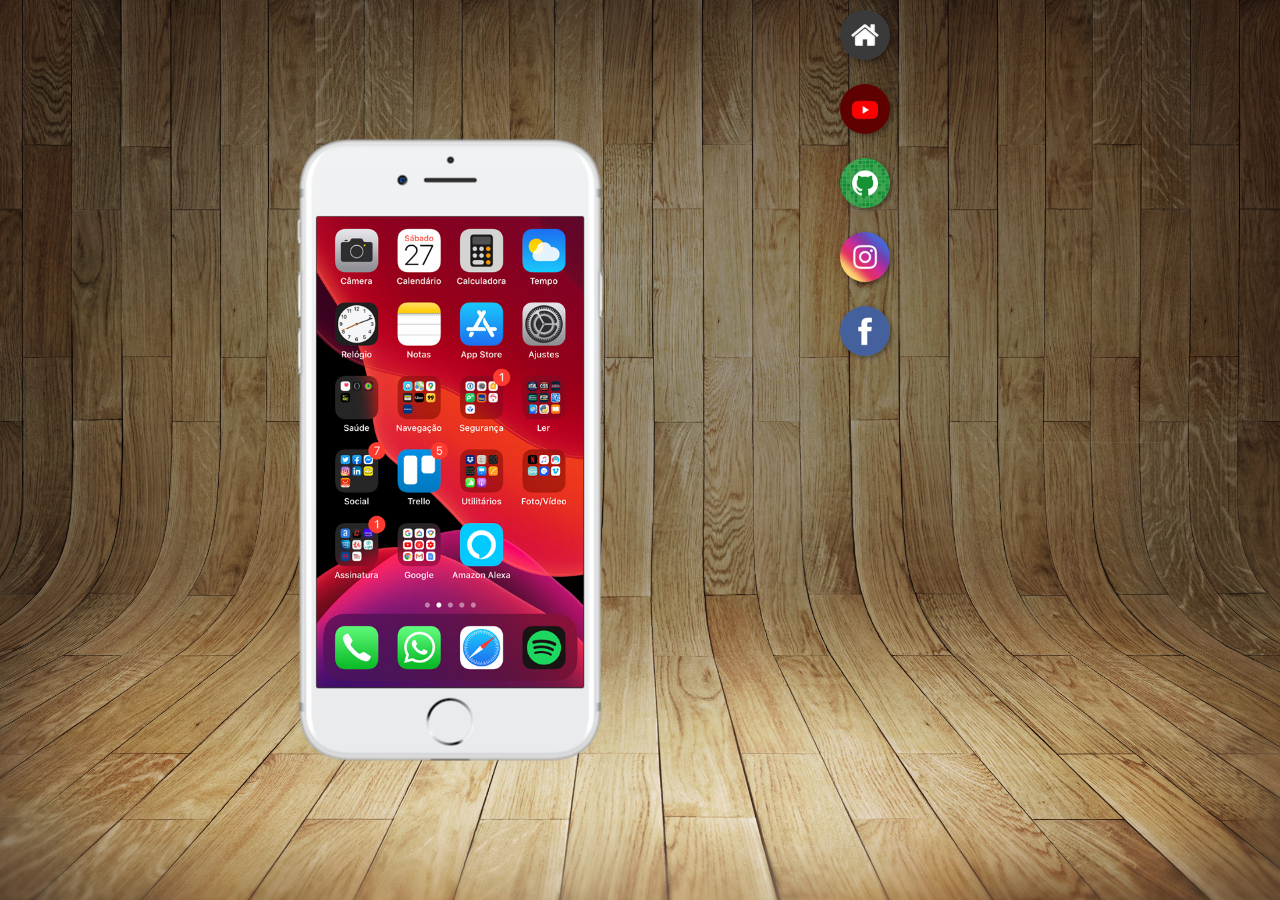
<file: index.html>
<!DOCTYPE html>
<html lang="pt-br">
<head>
    <meta charset="UTF-8">
    <meta name="viewport" content="width=device-width, initial-scale=1.0">
    <title>Projeto Redes Socias</title>
    <link rel="shortcut icon" href="pacote-d013/favicon.ico" type="image/x-icon">
    <link rel="stylesheet" href="estilos/style.css">
</head>
<body>
    <main>
        <section id="telefone">
           <iframe src="estilos/home.html" name="tela" id="tela" frameborder="0">Seu navegador não é compativel com isso.</iframe>

        </section>
        <section id="redes-sociais">
            <a href="estilos/home.html" target="tela"><img src="pacote-d013/imagens/logo-home.jpg" alt=""></a><br>
            <a href="youtube.html" target="tela"><img src="pacote-d013/imagens/logo-youtube.jpg" alt=""></a><br>
            <a href="github.html" target="tela"><img src="pacote-d013/imagens/logo-github.jpg" alt=""></a><br>
            <a href="instagran.html" target="tela"><img src="pacote-d013/imagens/logo-instagram.jpg" alt=""></a><br>
            <a href="facebook.html"  target="tela"><img src="pacote-d013/imagens/logo-facebook.jpg" alt=""></a>
        
            
        </section>
    </main>
</body>
</html>
</file>
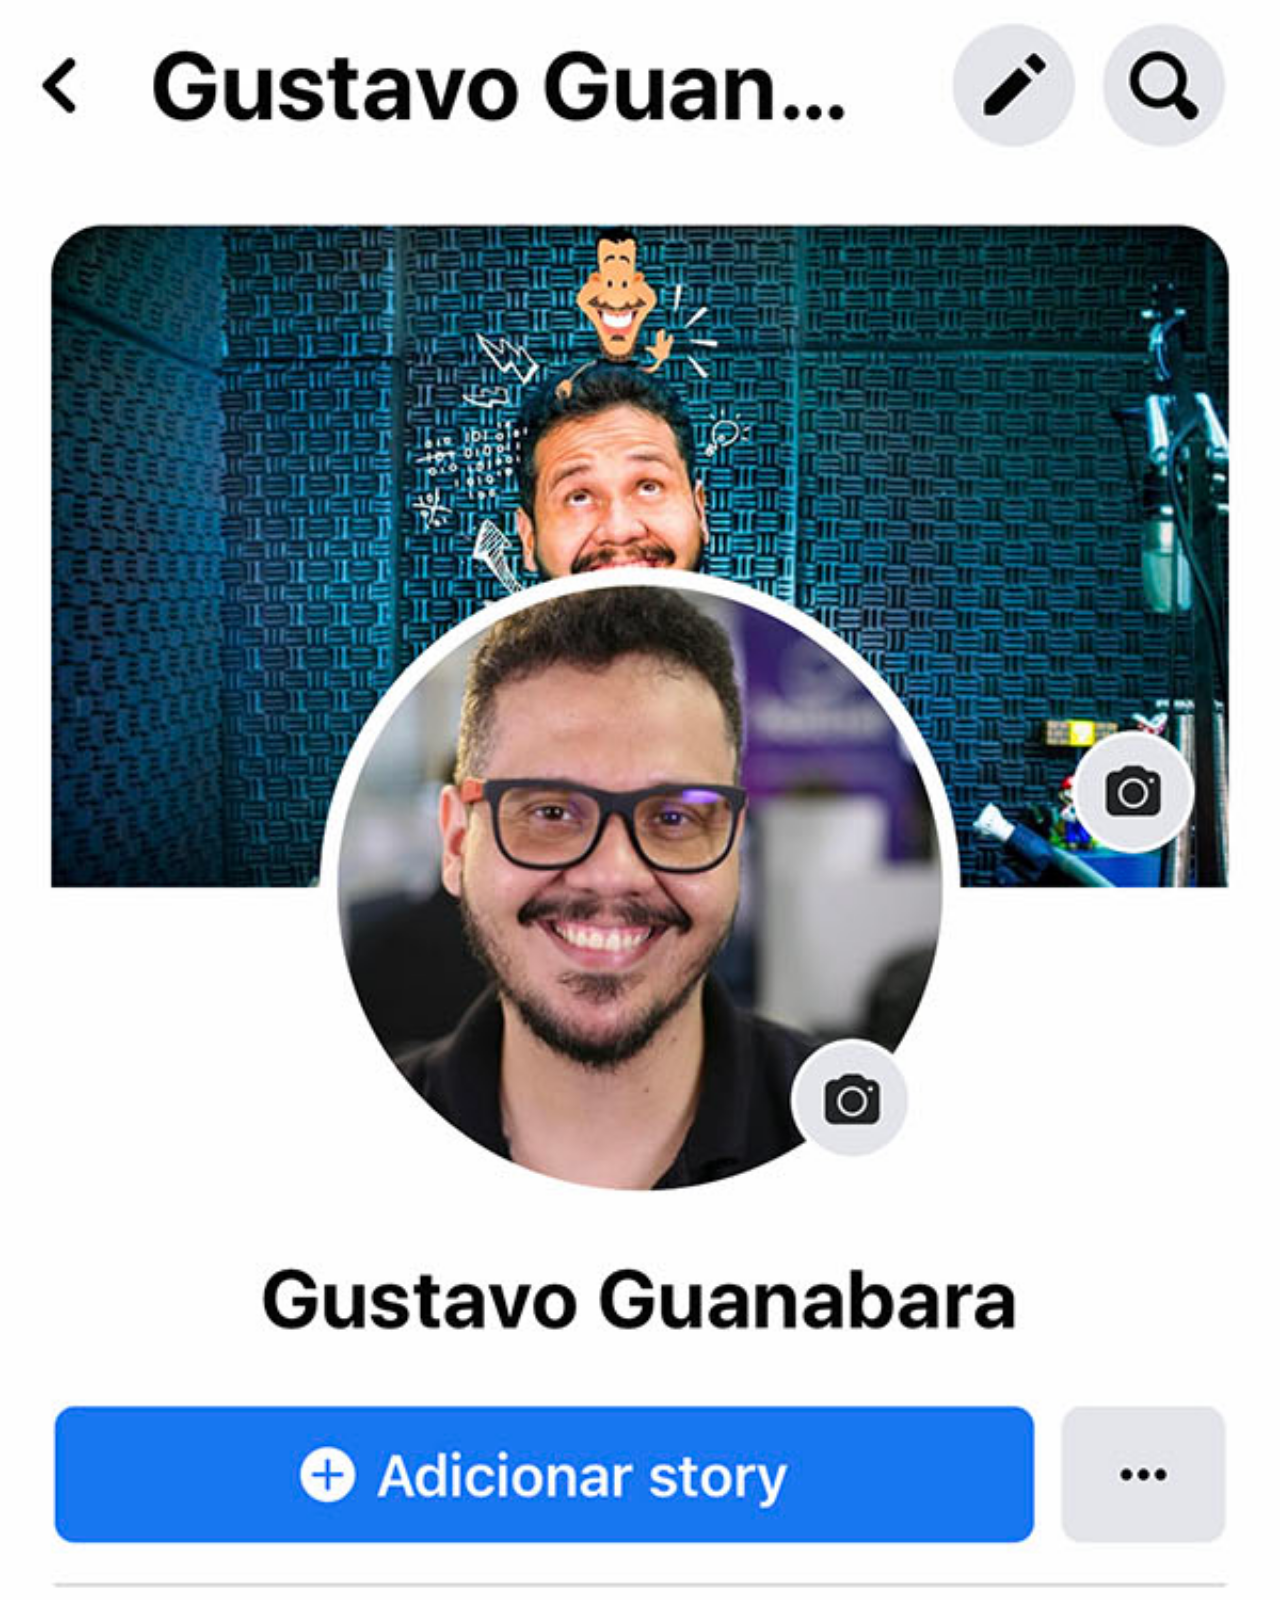
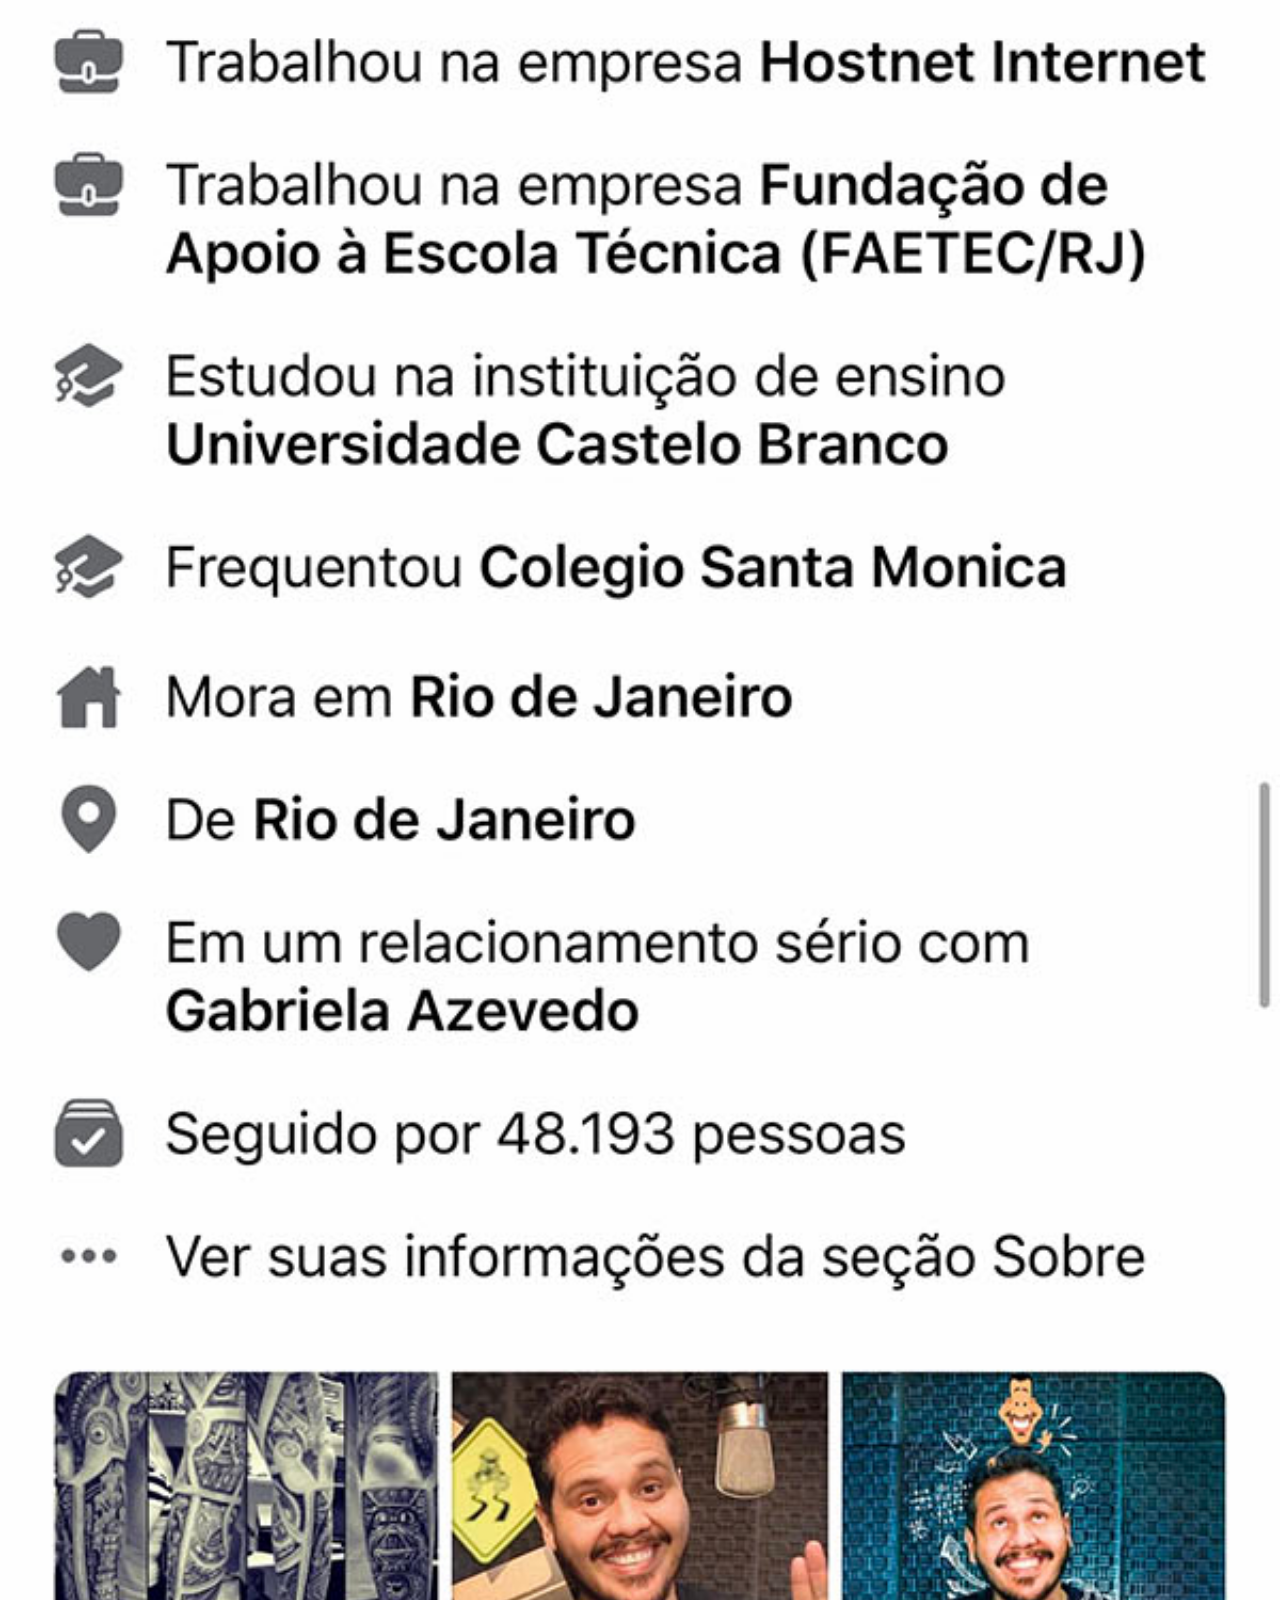
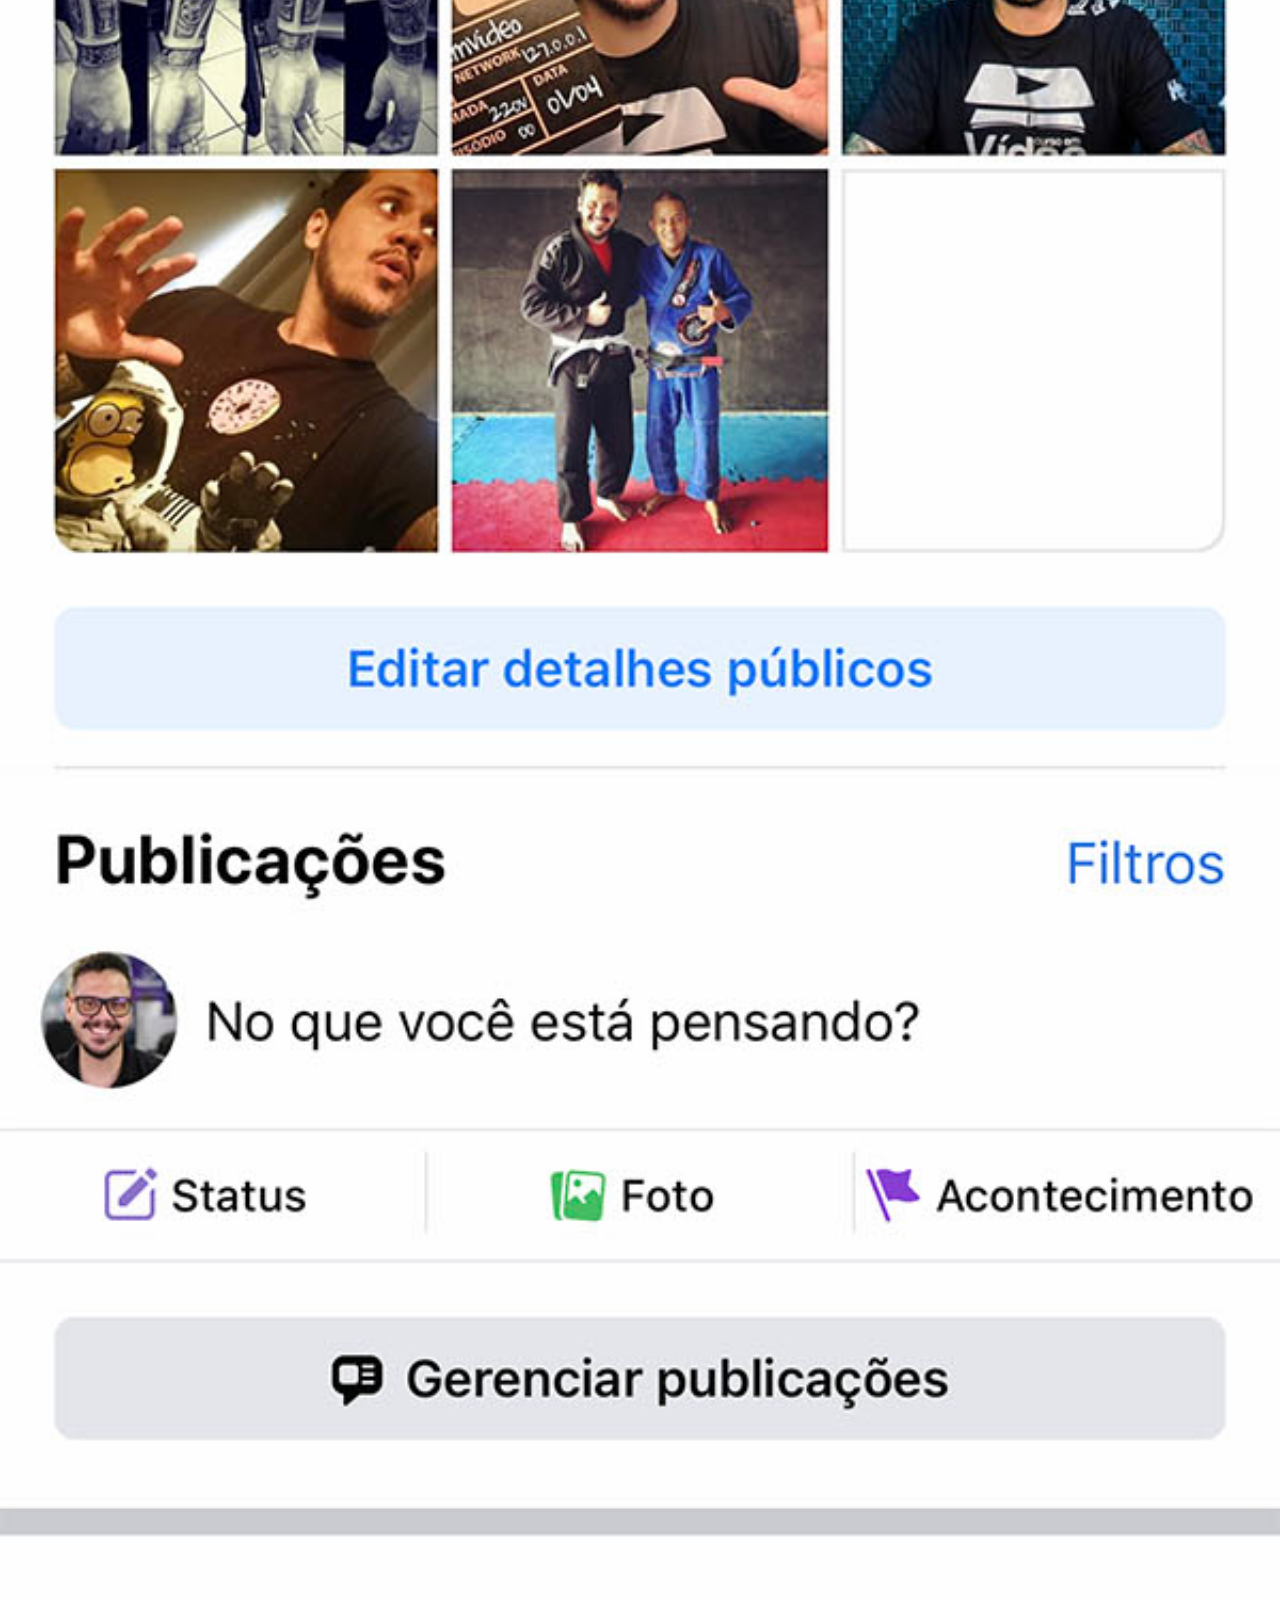
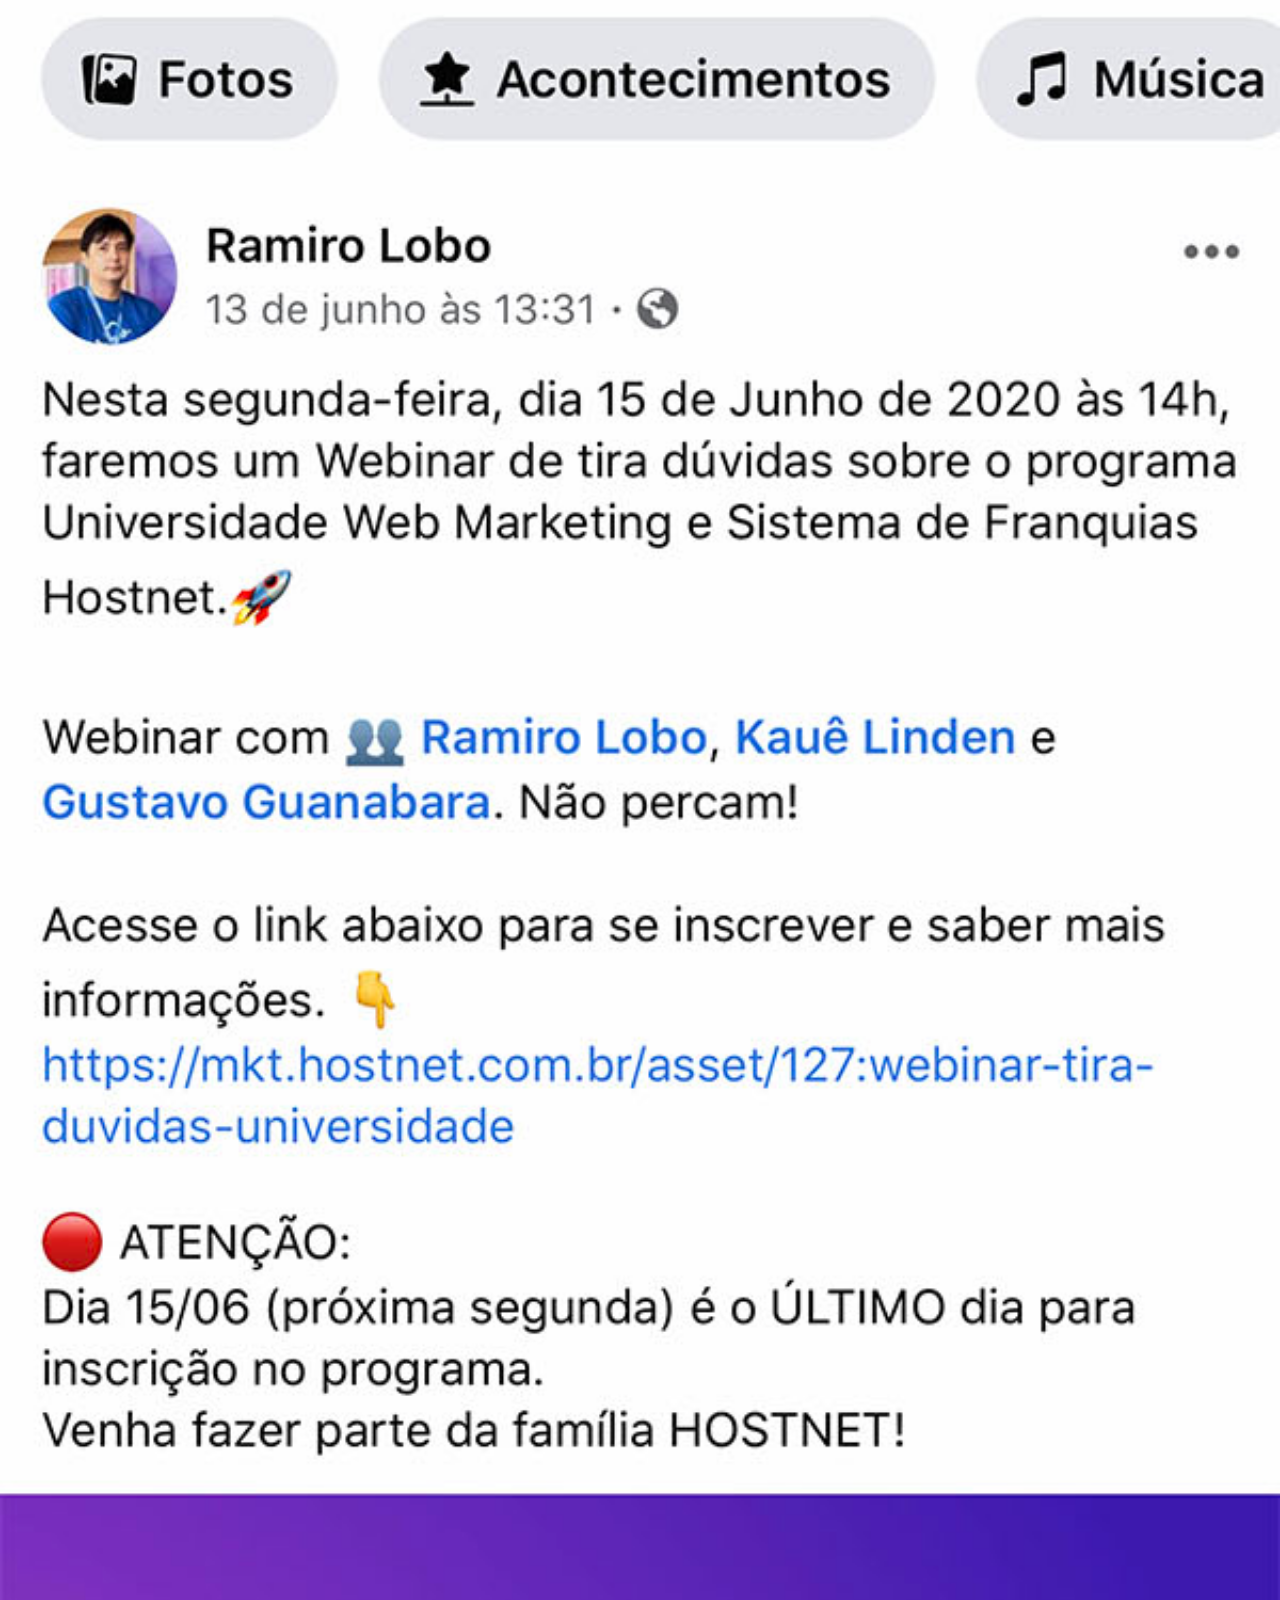
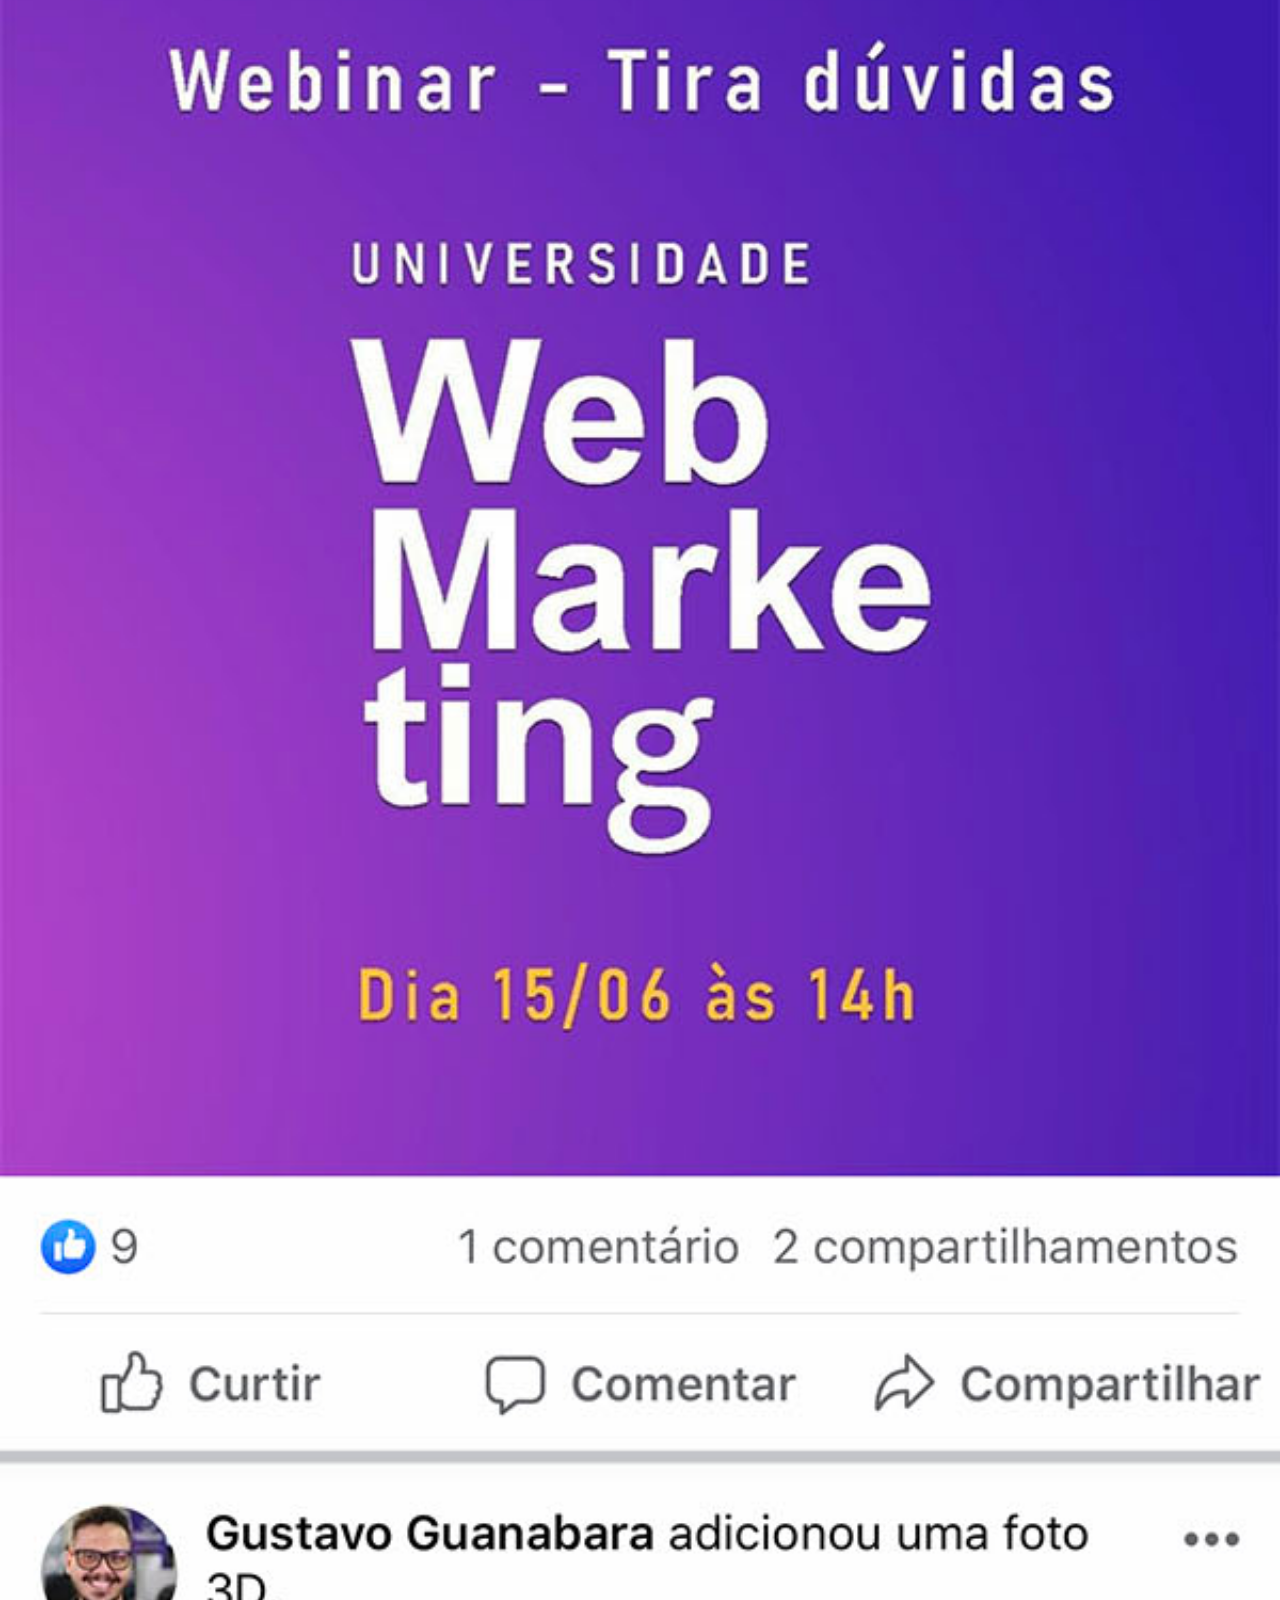
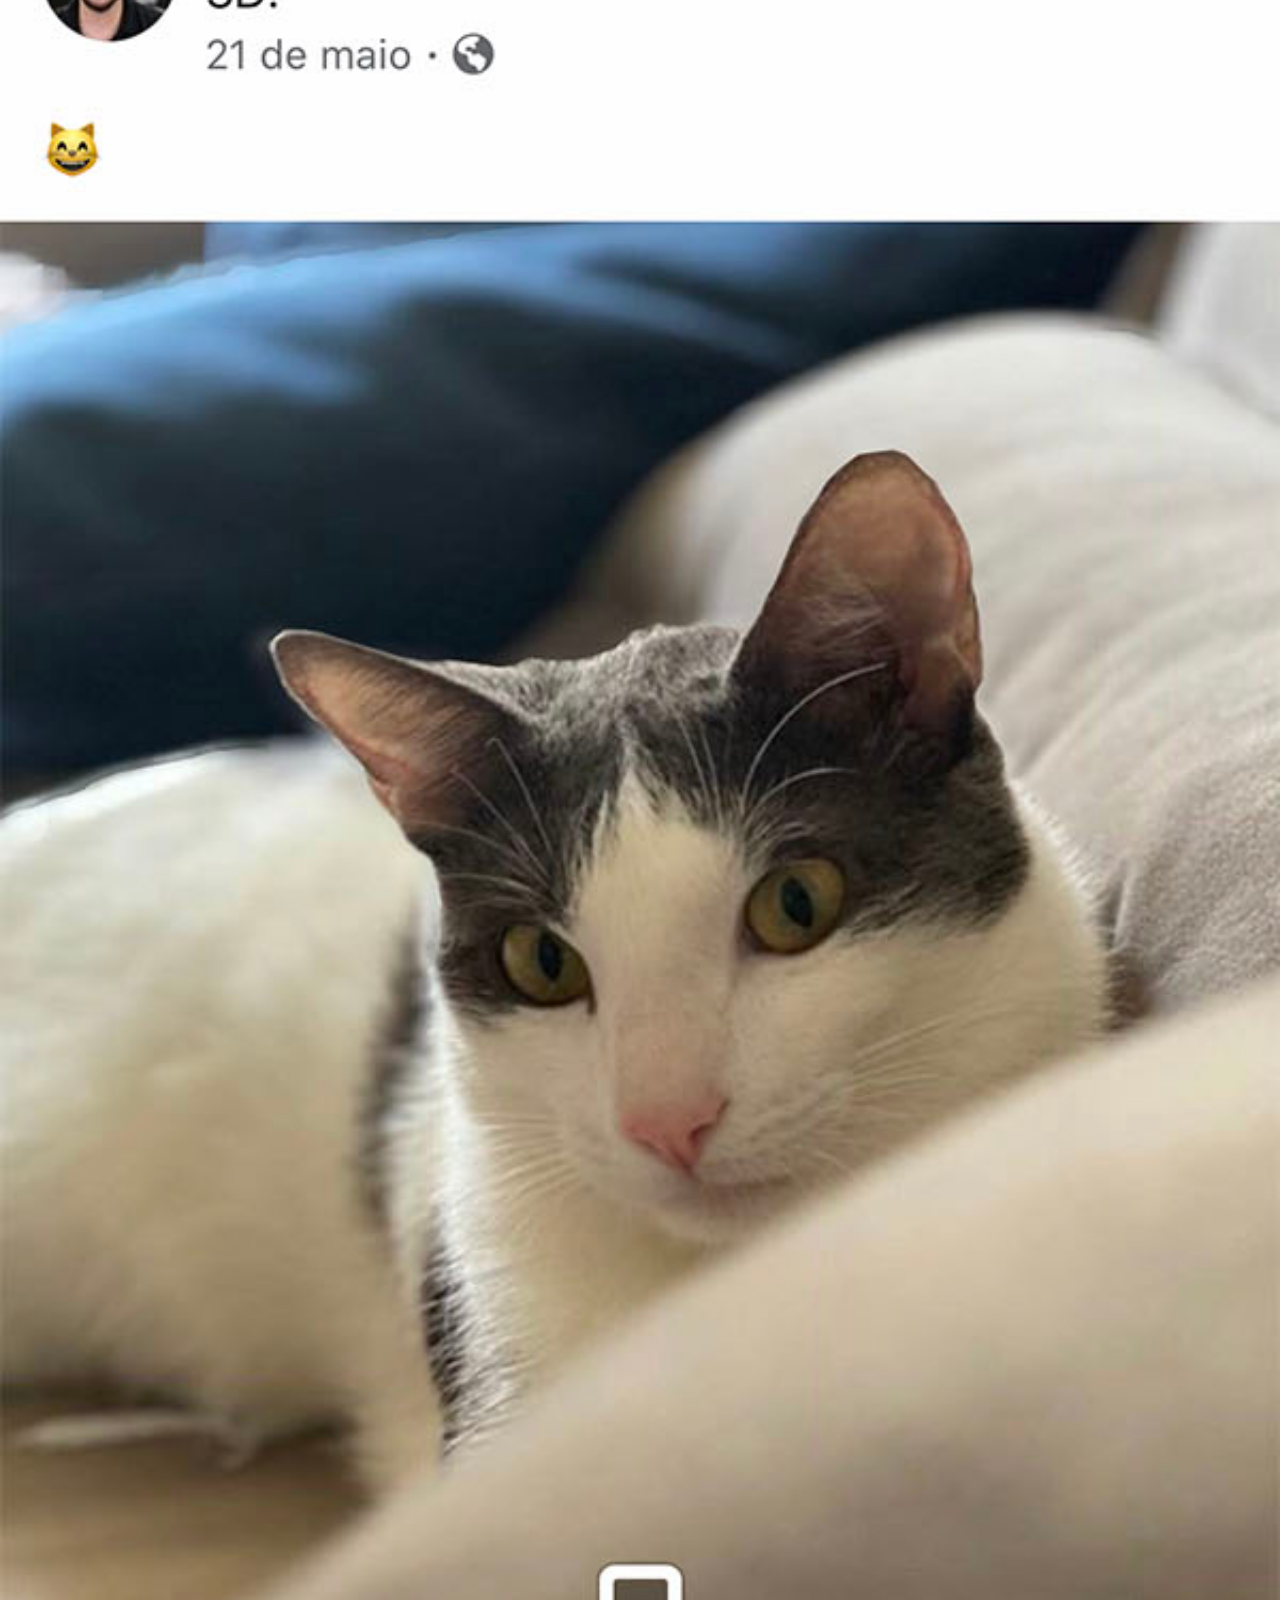
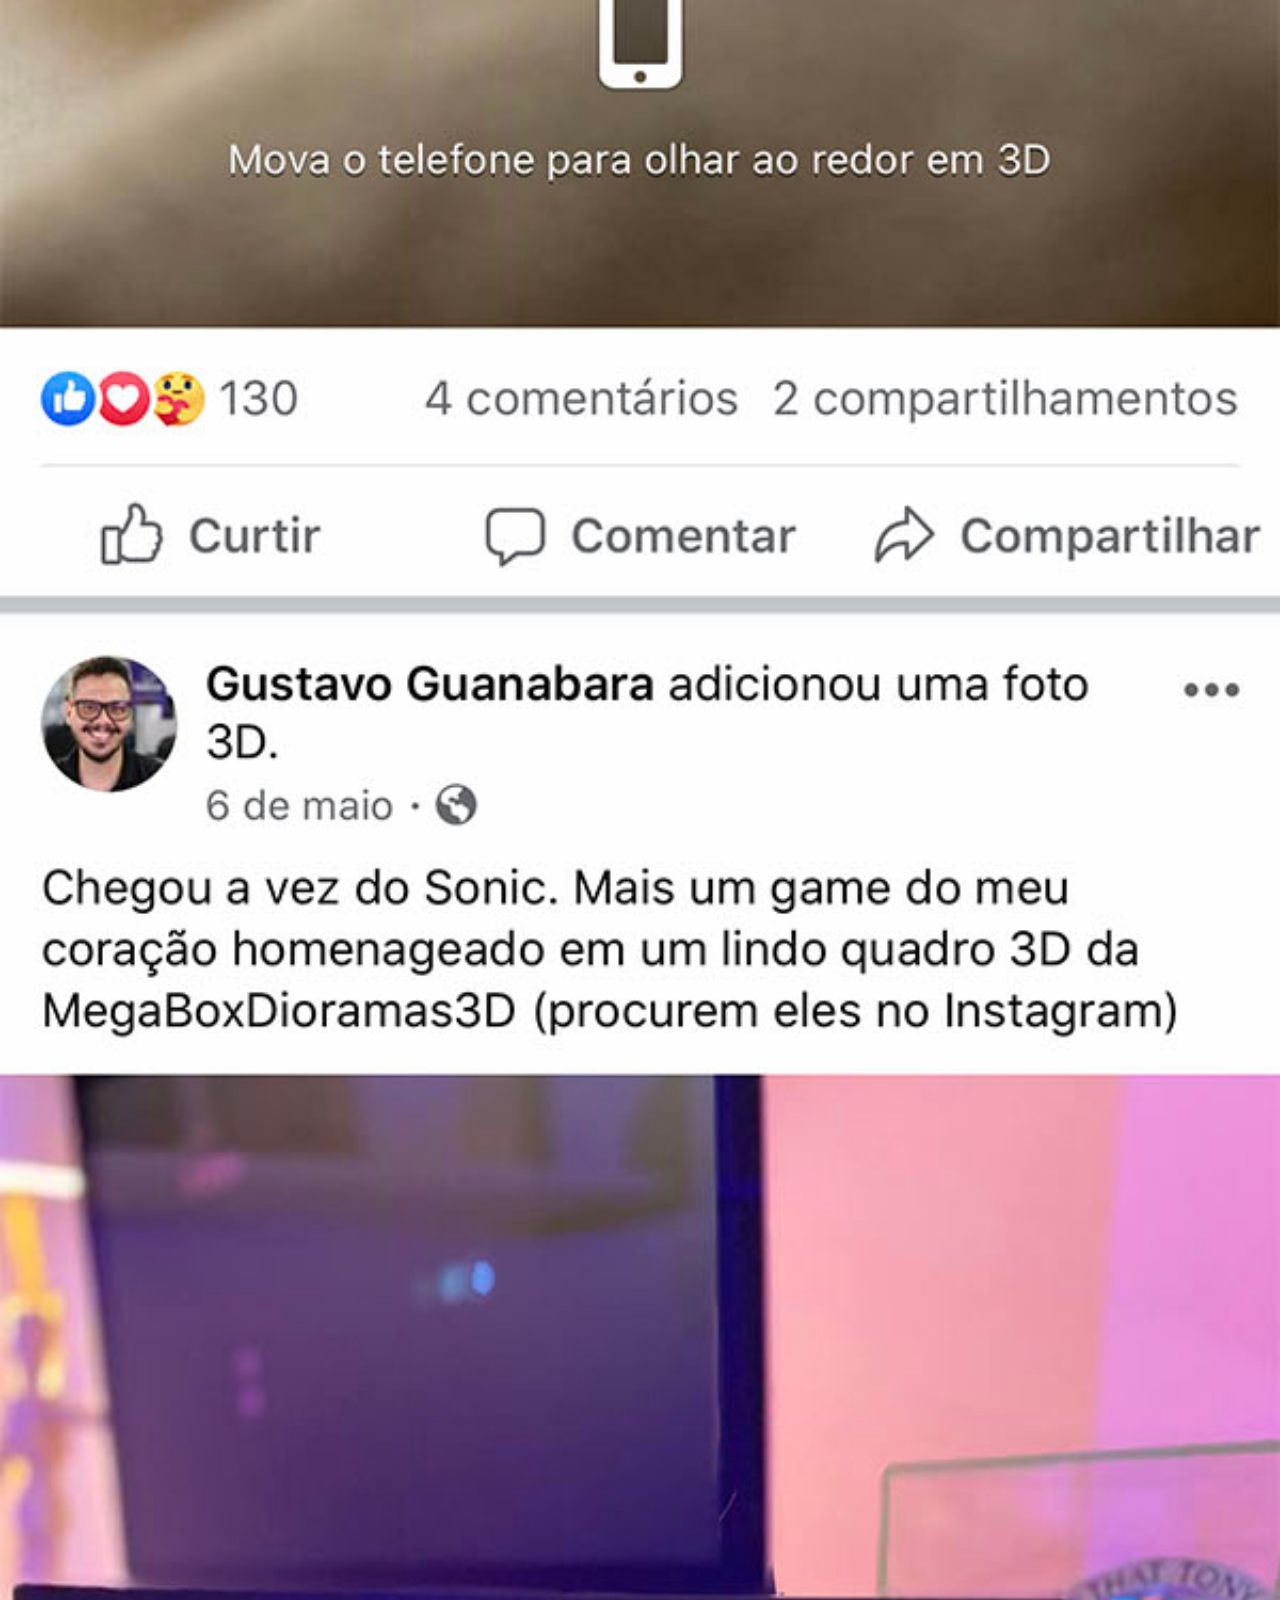
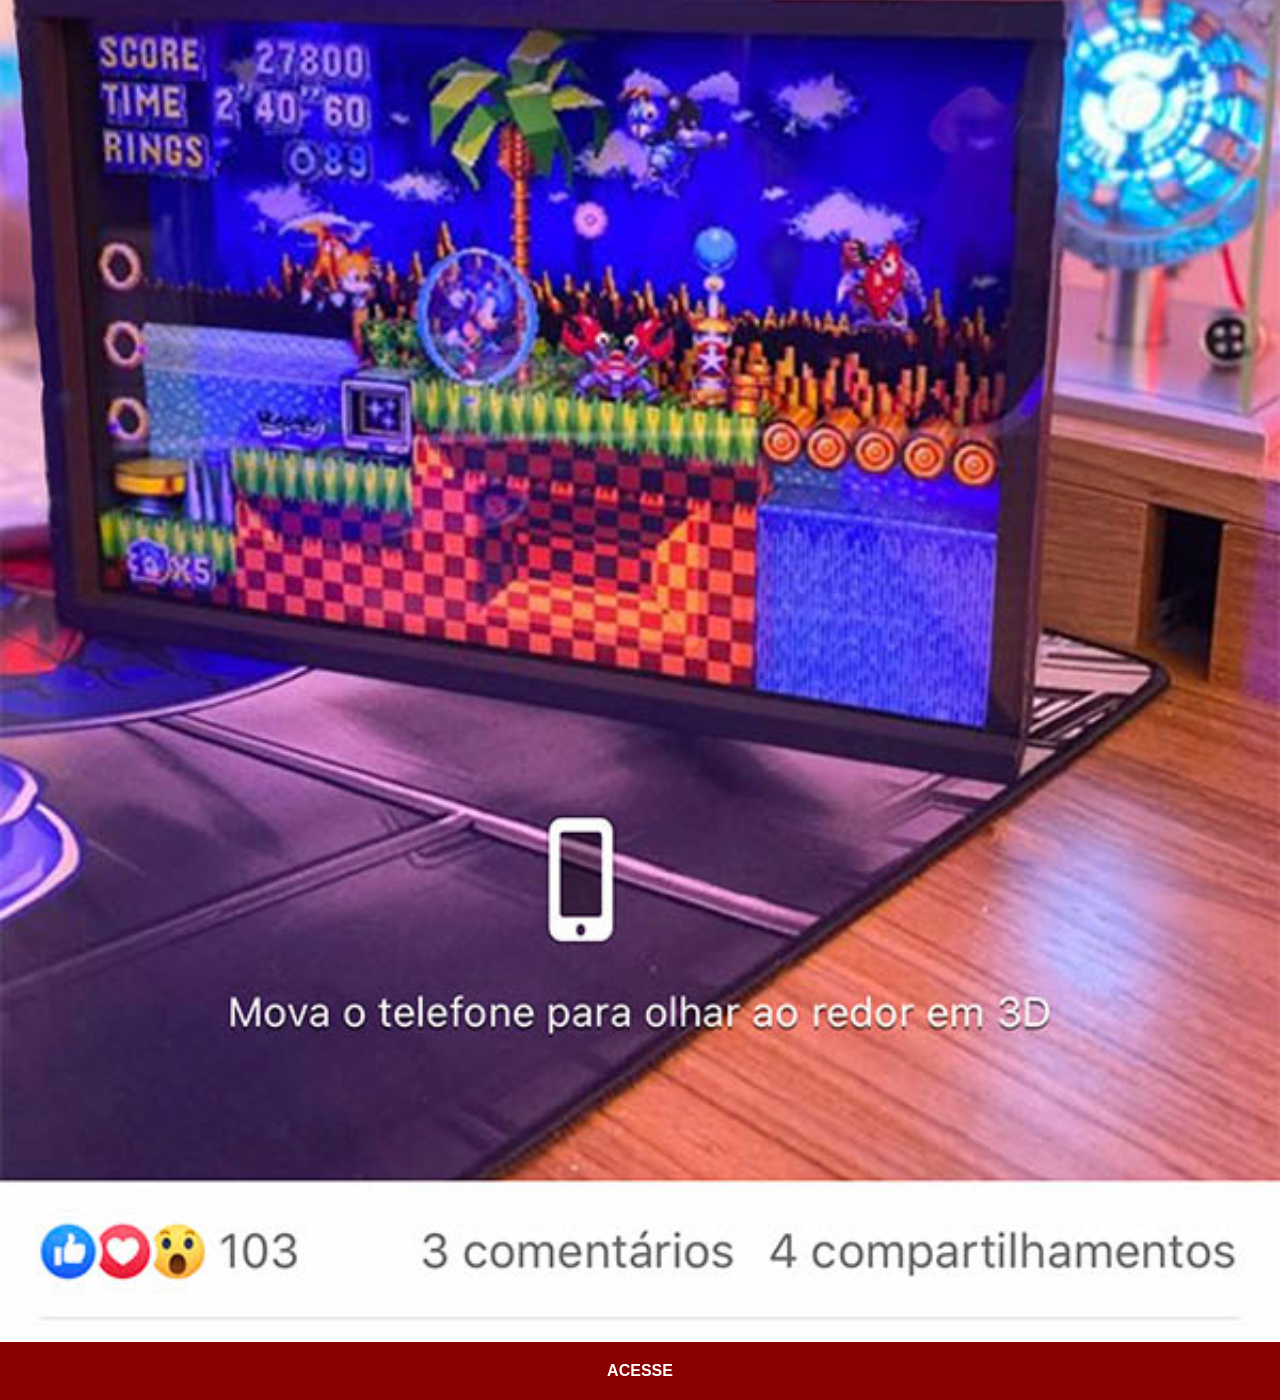
<file: facebook.html>
<!DOCTYPE html>
<html lang="pt-br">
<head>
    <meta charset="UTF-8">
    <meta name="viewport" content="width=device-width, initial-scale=1.0">
    <title>Facebook</title>
    <link rel="stylesheet" href="estilos/social.css">
</head>
<body>
    <img src="pacote-d013/imagens/tela-facebook.jpg" alt="Facebook">
    <a href="https://www.facebook.com/dennis.lopes.5477" target="_blank">ACESSE</a>
</body>
</html>
</file>
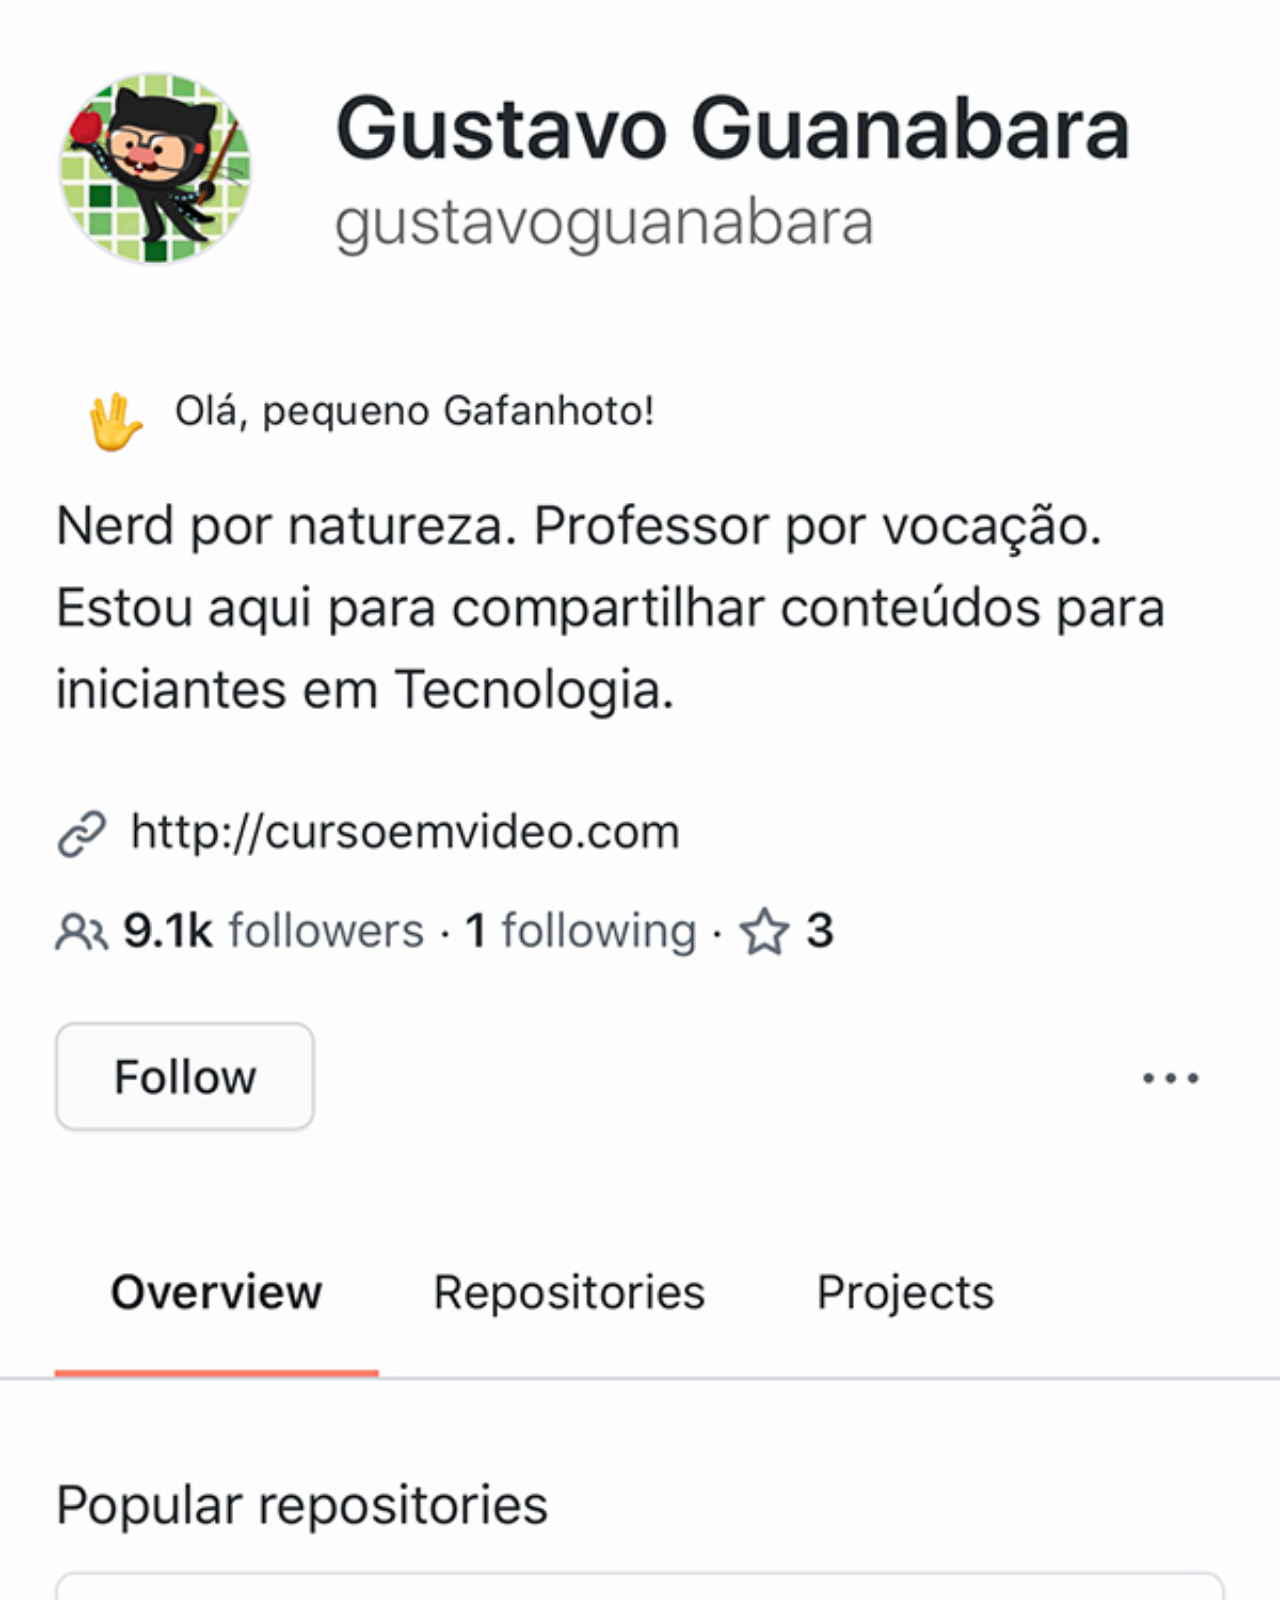
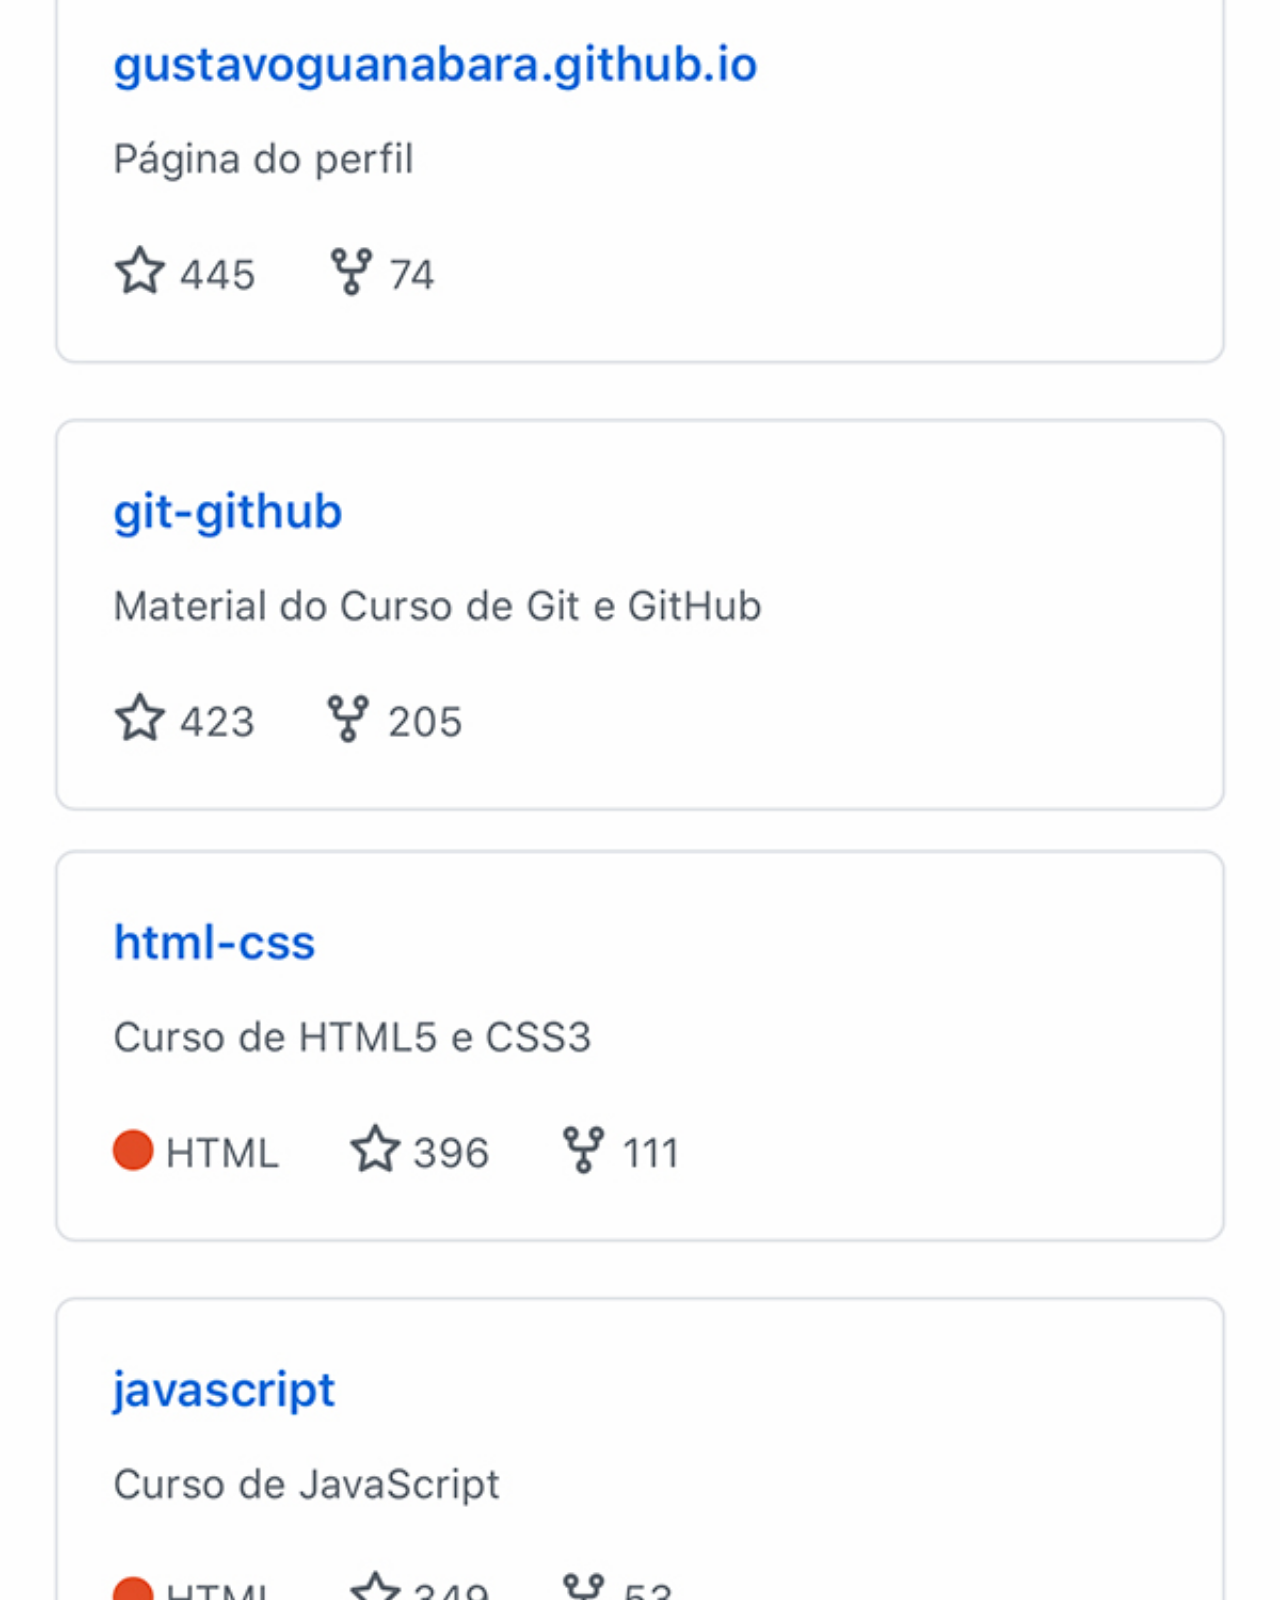
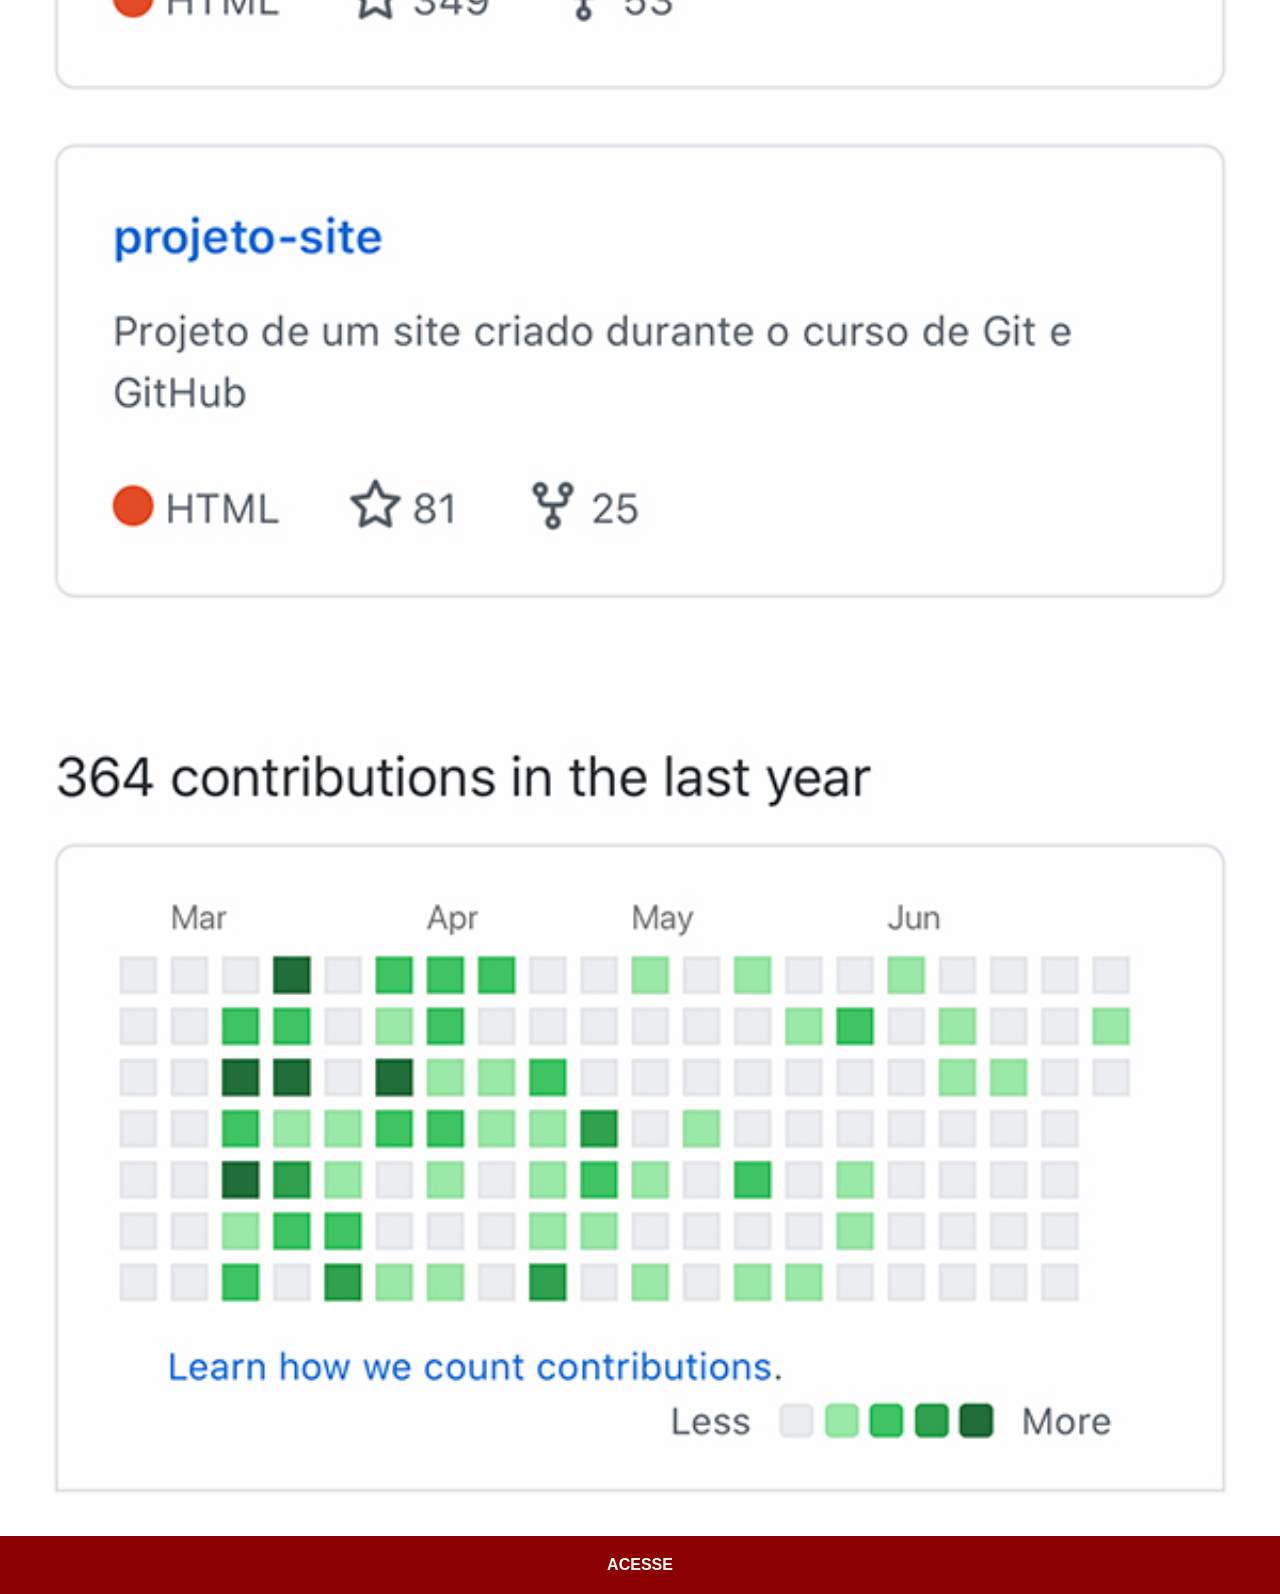
<file: github.html>
<!DOCTYPE html>
<html lang="pt-br">
<head>
    <meta charset="UTF-8">
    <meta name="viewport" content="width=device-width, initial-scale=1.0">
    <title>github</title>
</head>
<link rel="stylesheet" href="estilos/social.css">
<body>
    <img src="pacote-d013/imagens/tela-github.jpg" alt="github">
    <a href="https://github.com/Dennis-Lopes?tab=repositories" target="_blank">ACESSE</a>
</body>
</html>
</file>
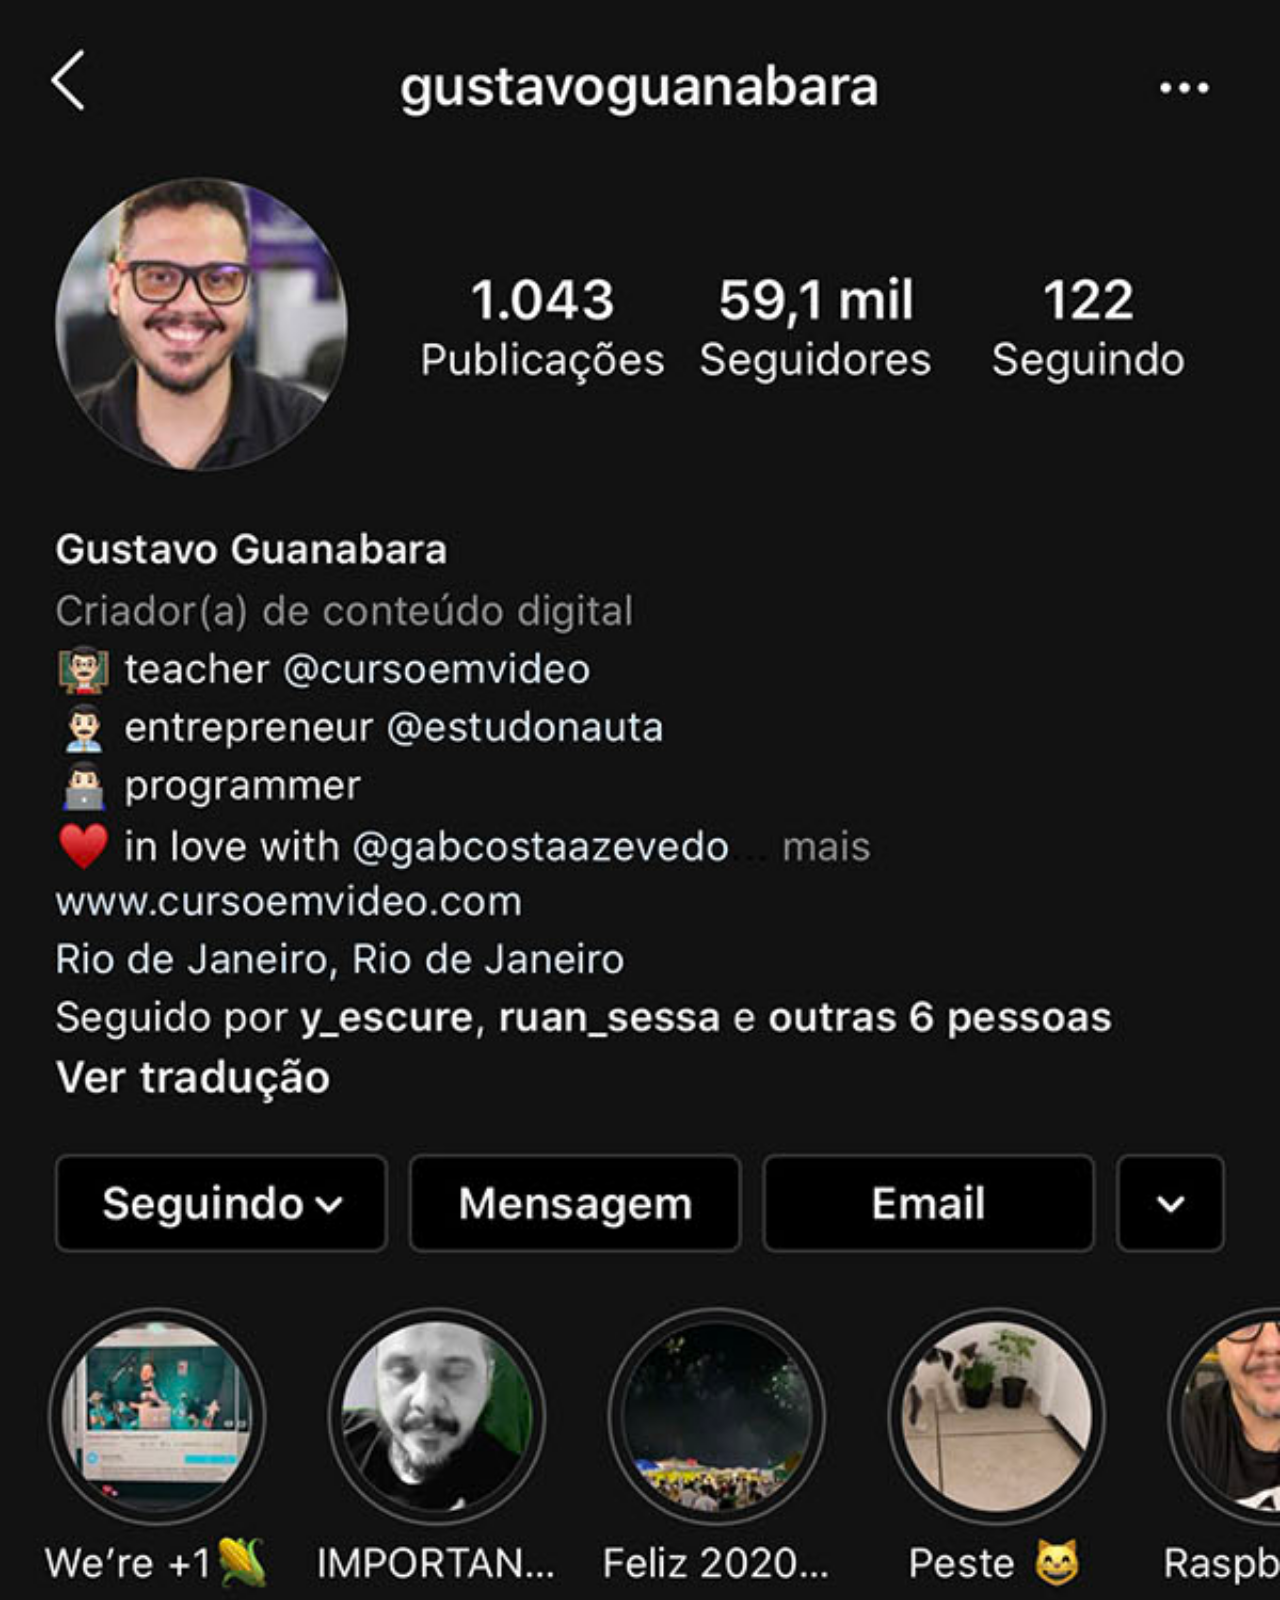
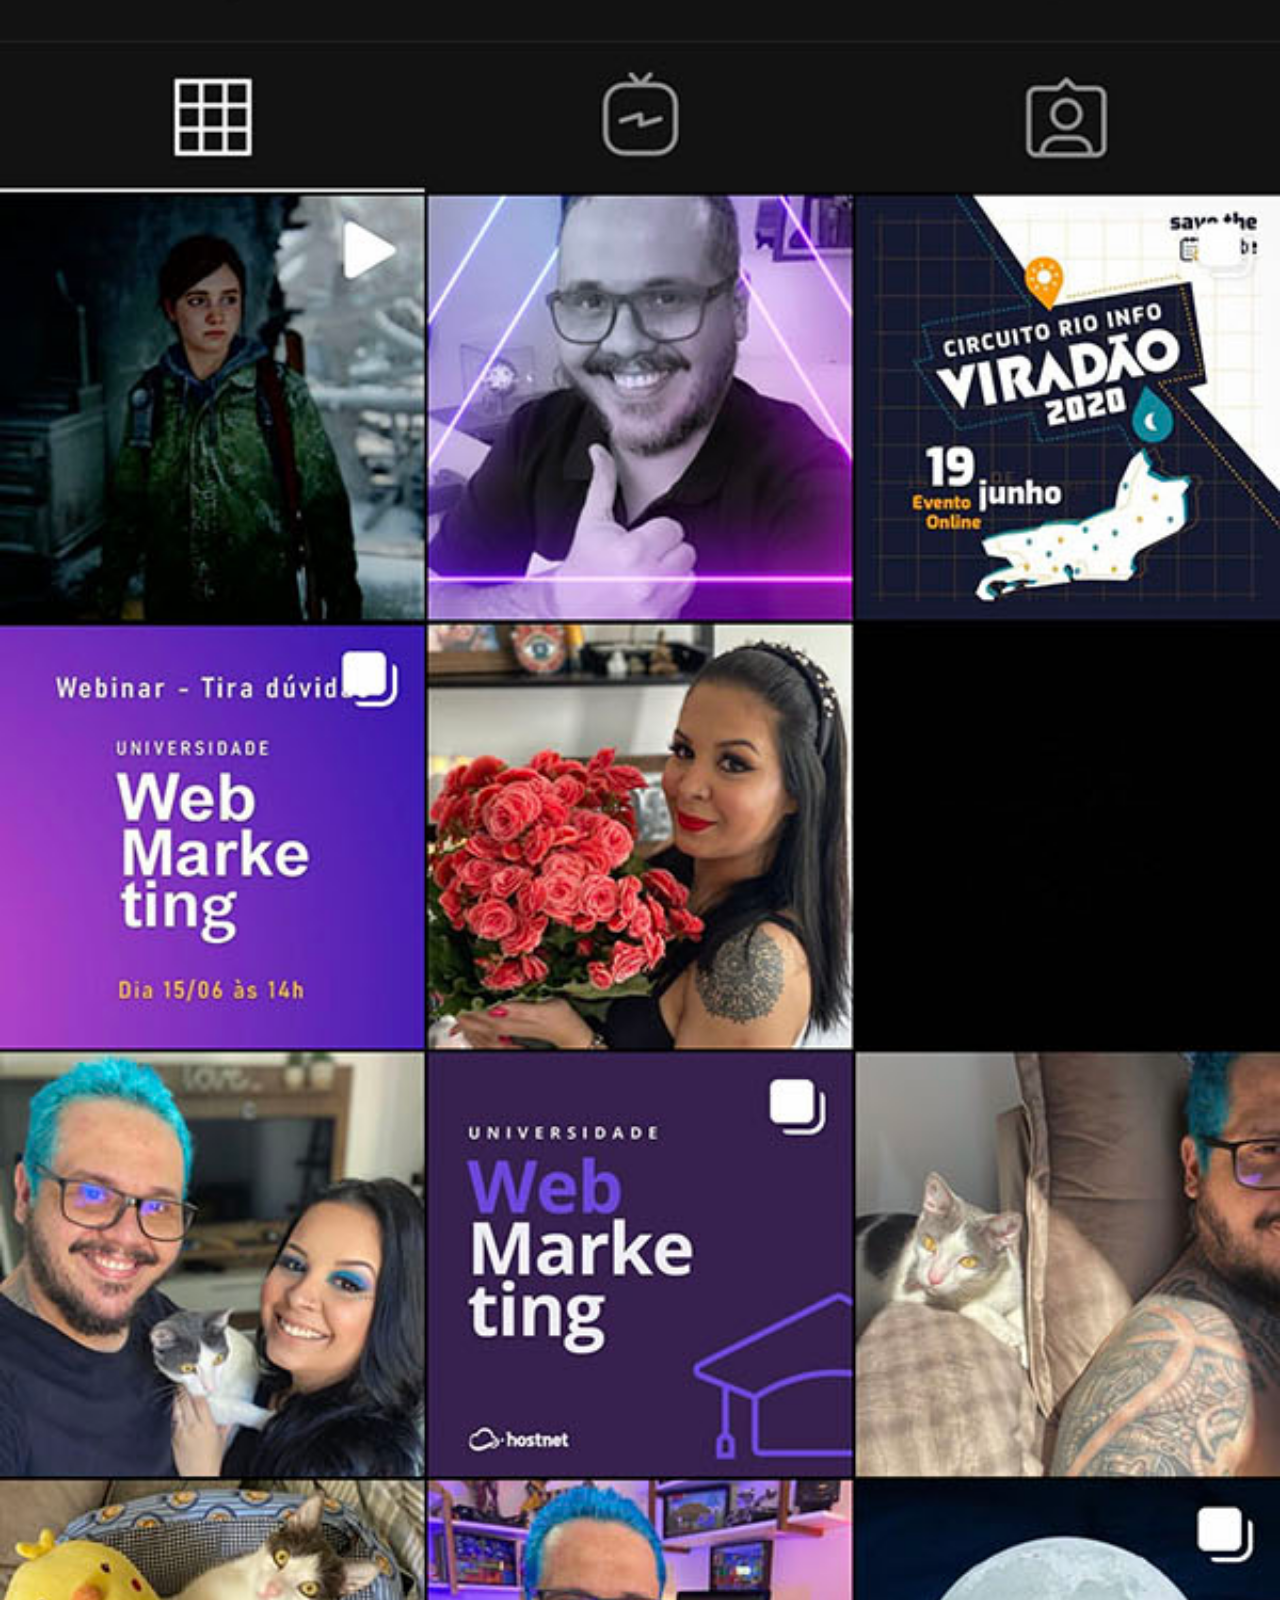
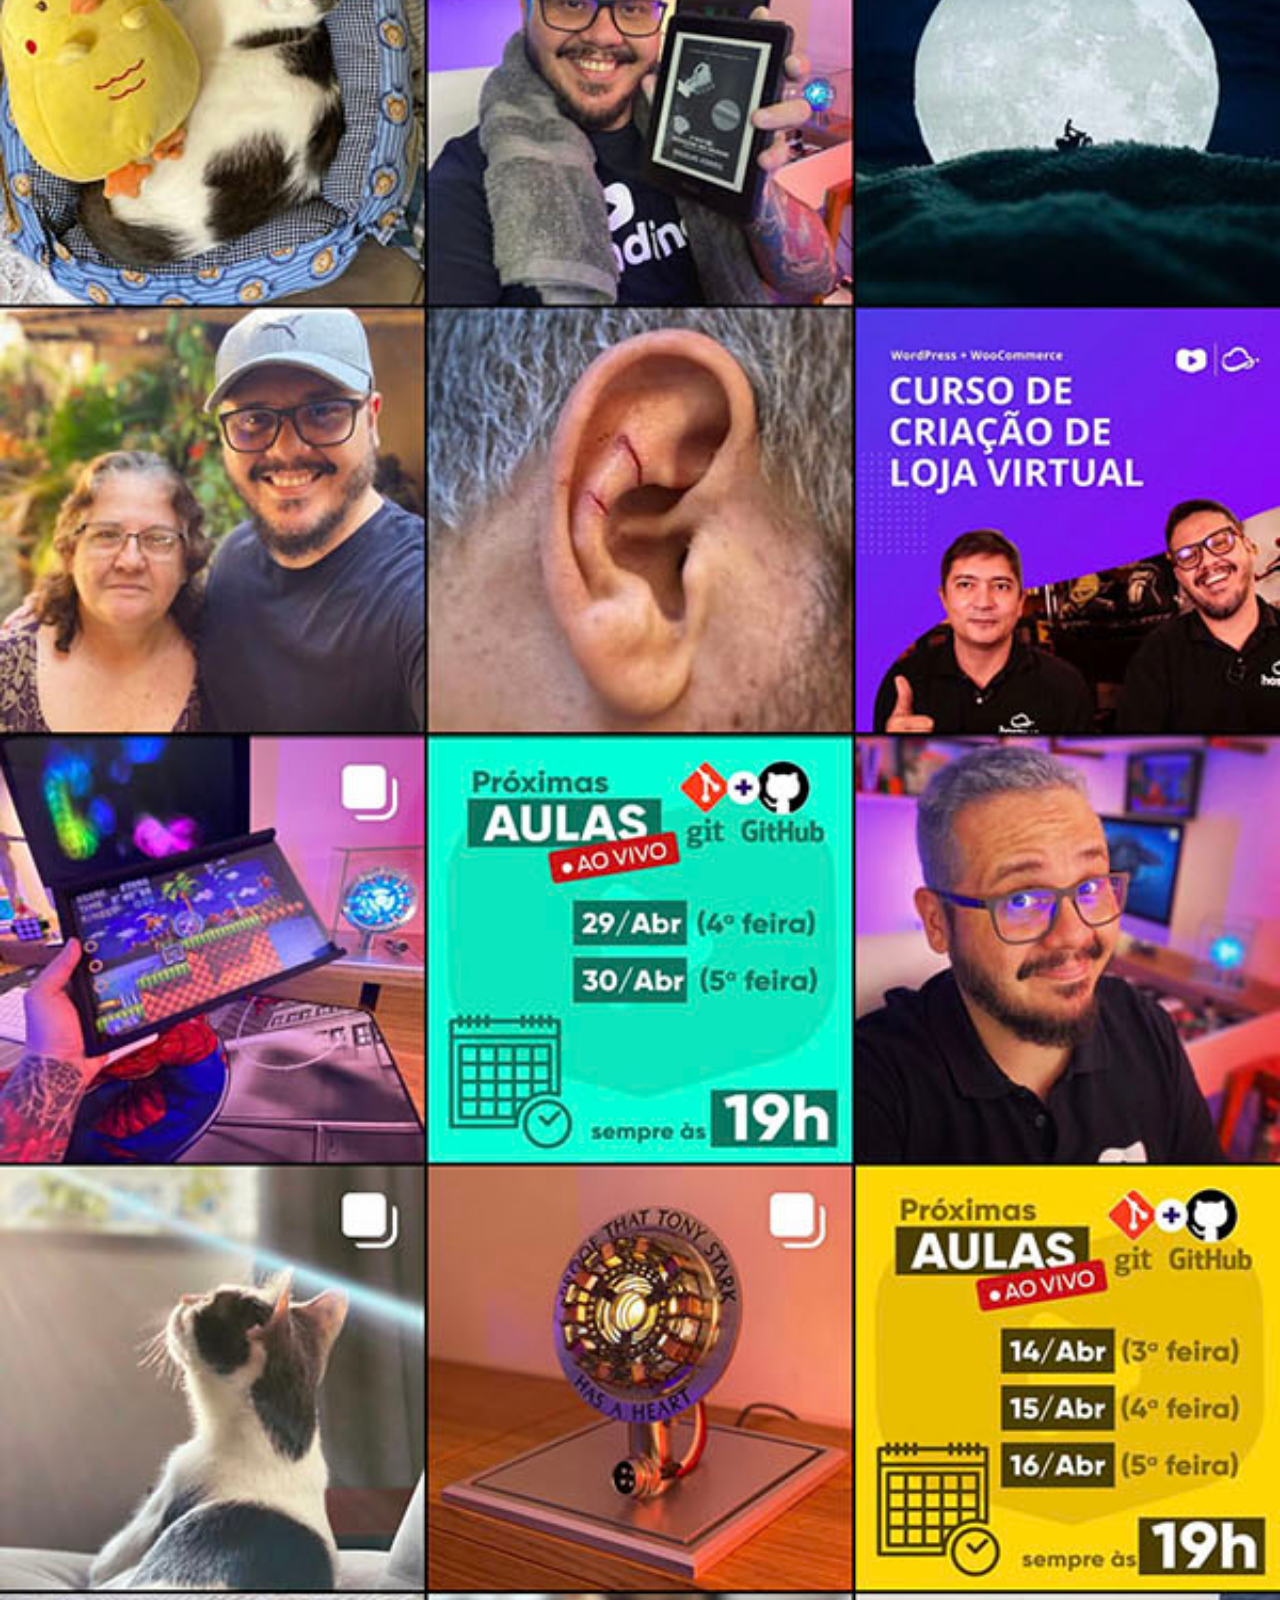
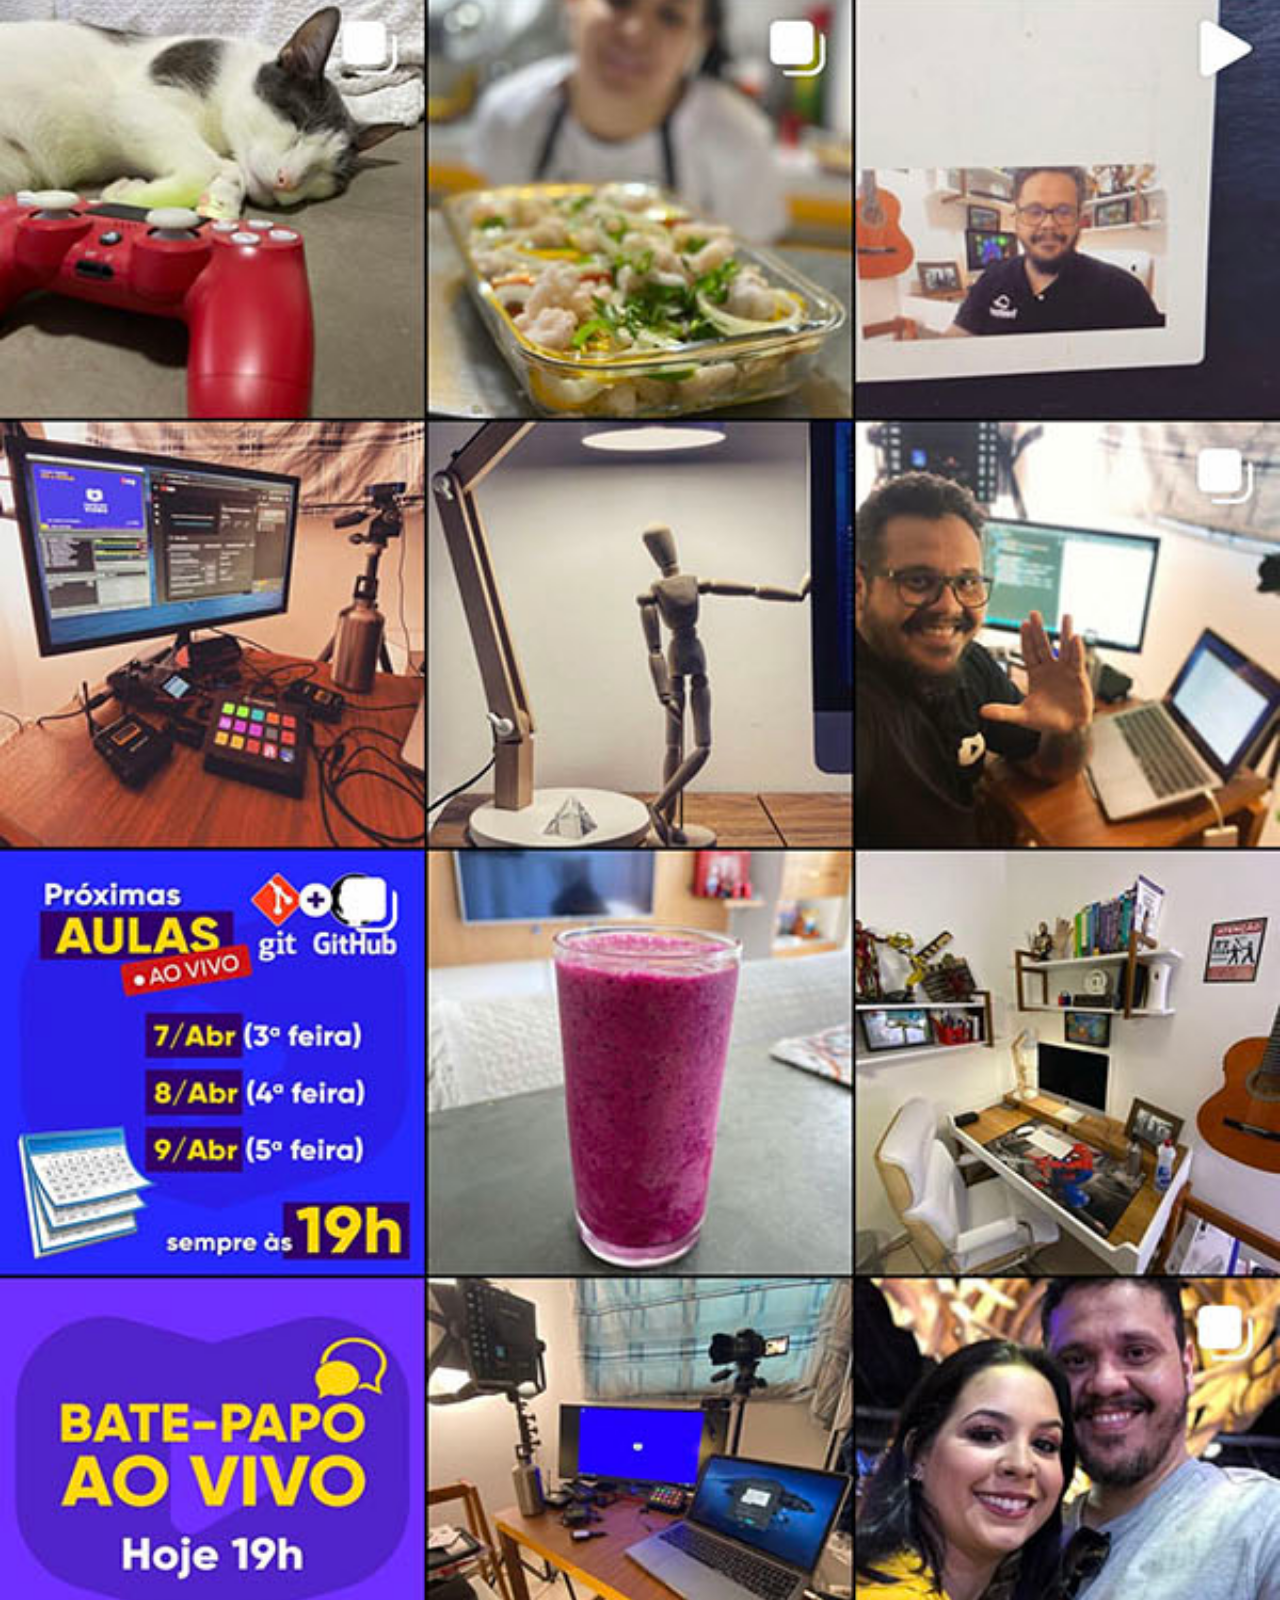
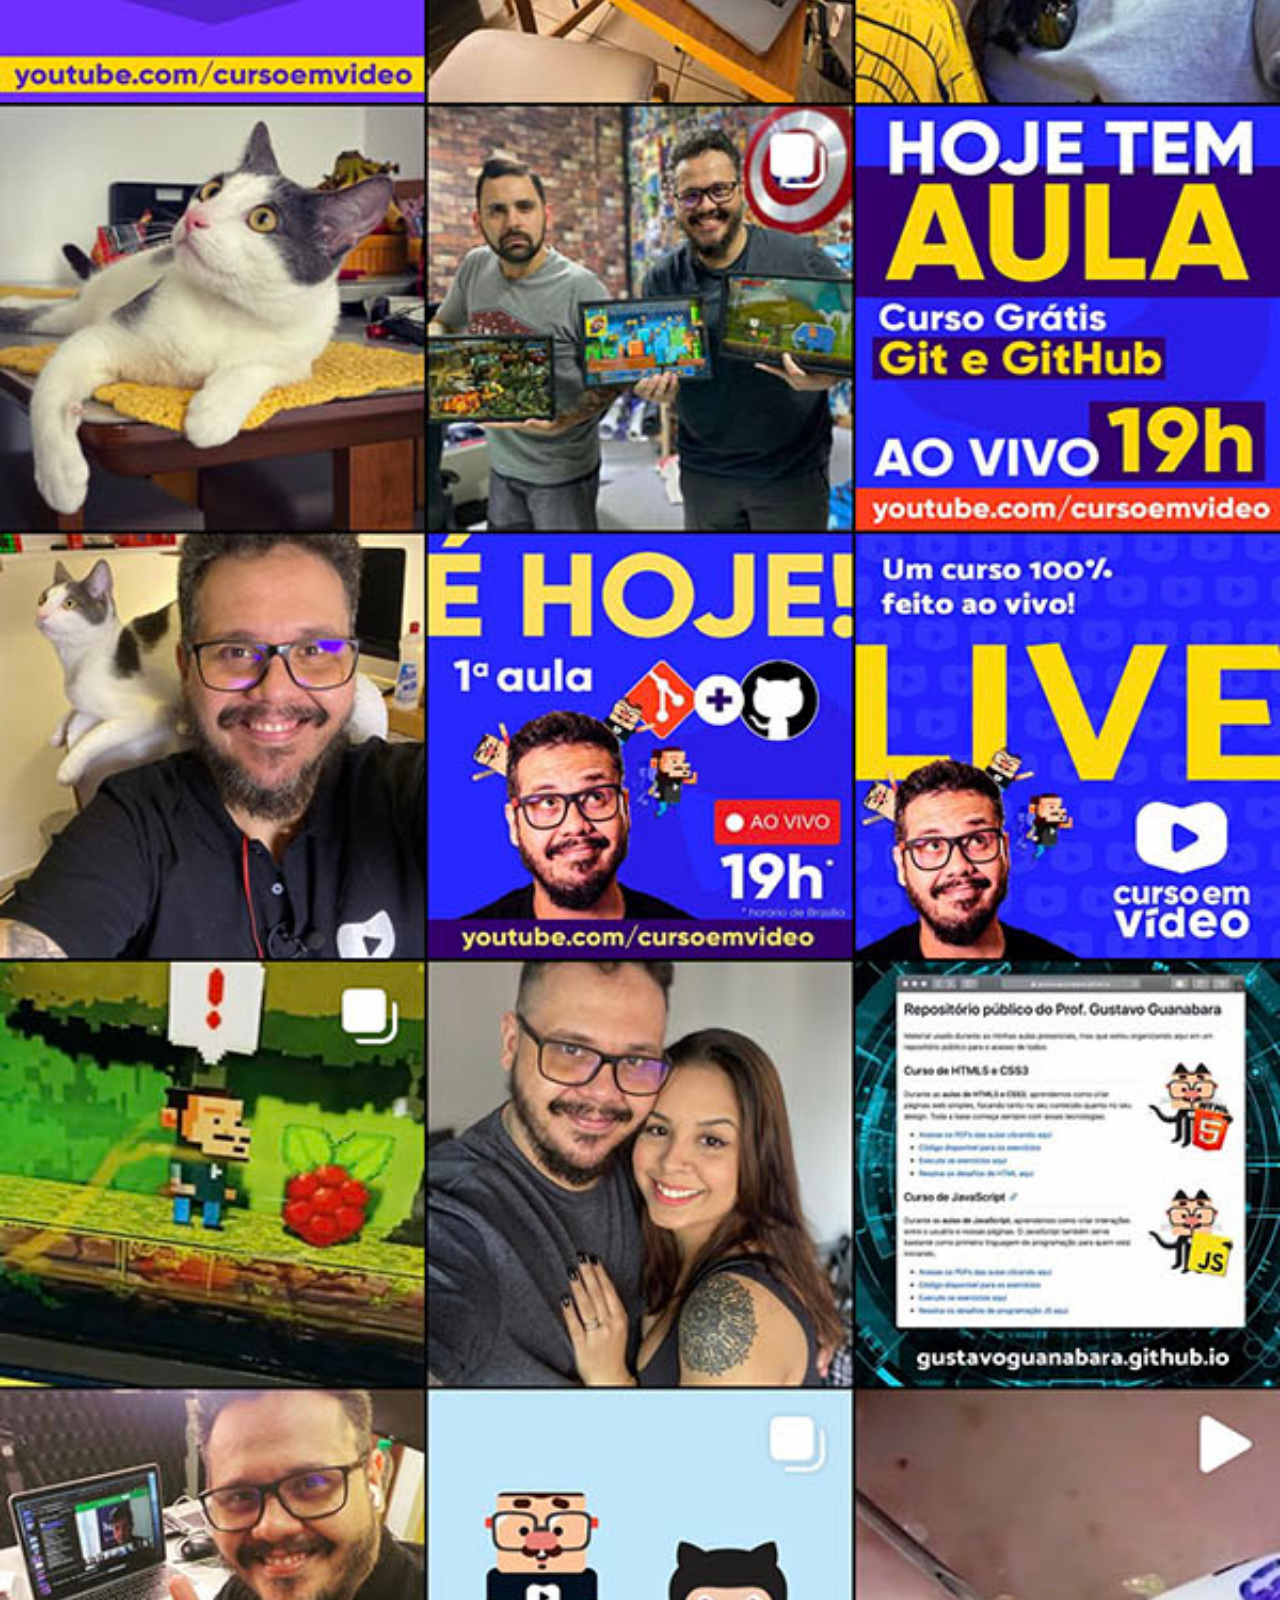
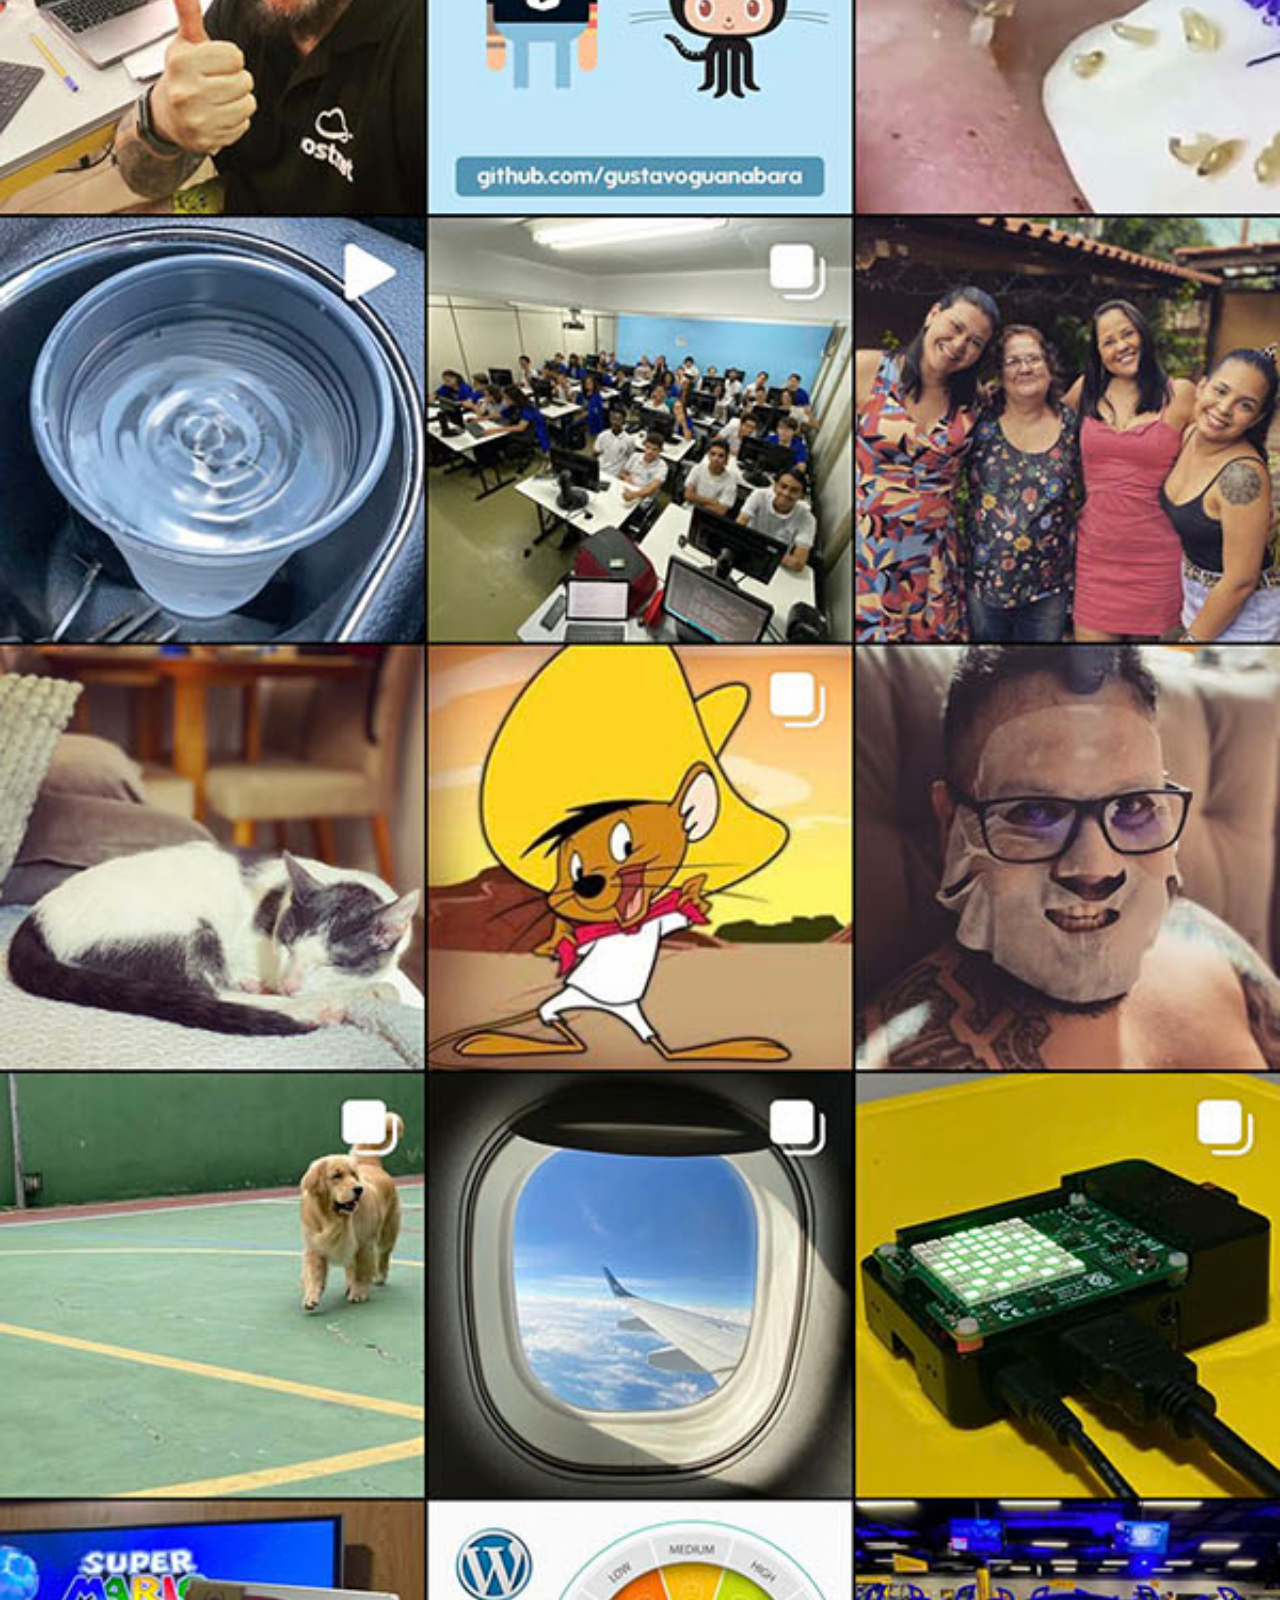
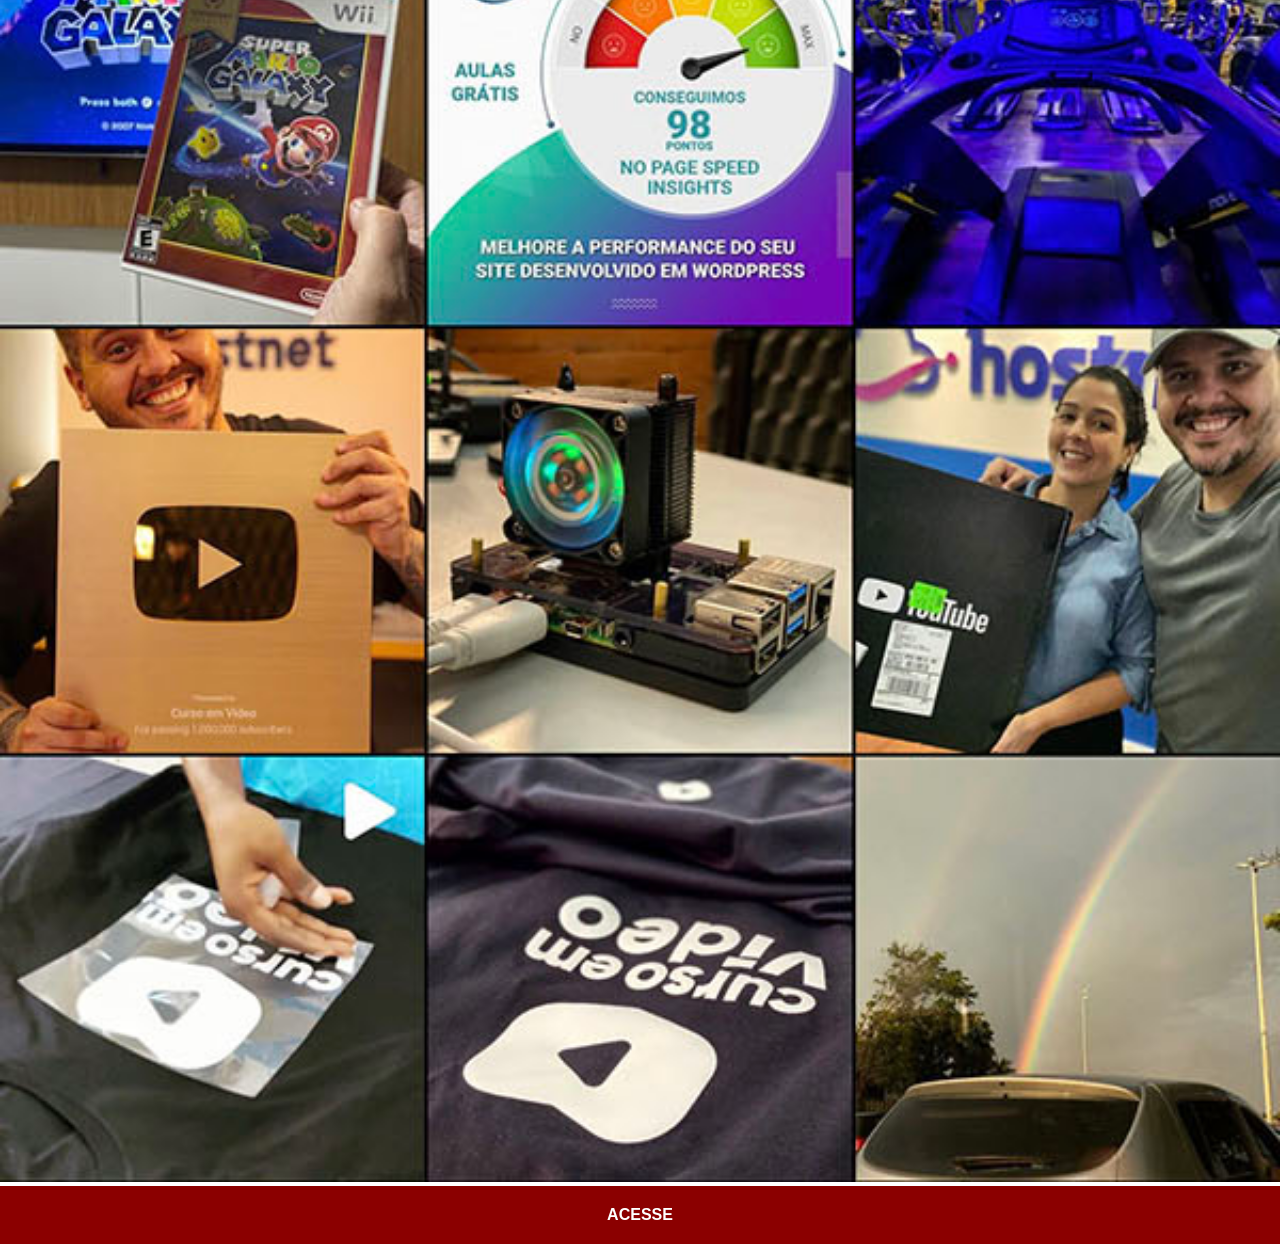
<file: instagran.html>
<!DOCTYPE html>
<html lang="pt-br">
<head>
    <meta charset="UTF-8">
    <meta name="viewport" content="width=device-width, initial-scale=1.0">
    <title>Instagram</title>
    <link rel="stylesheet" href="estilos/social.css">
</head>
<body>
    <img src="pacote-d013/imagens/tela-instagram.jpg" alt="Instagram">
    <a href="https://www.instagram.com/dennis_c2n/" target="_blank">ACESSE</a>
    
</body>
</html>
</file>
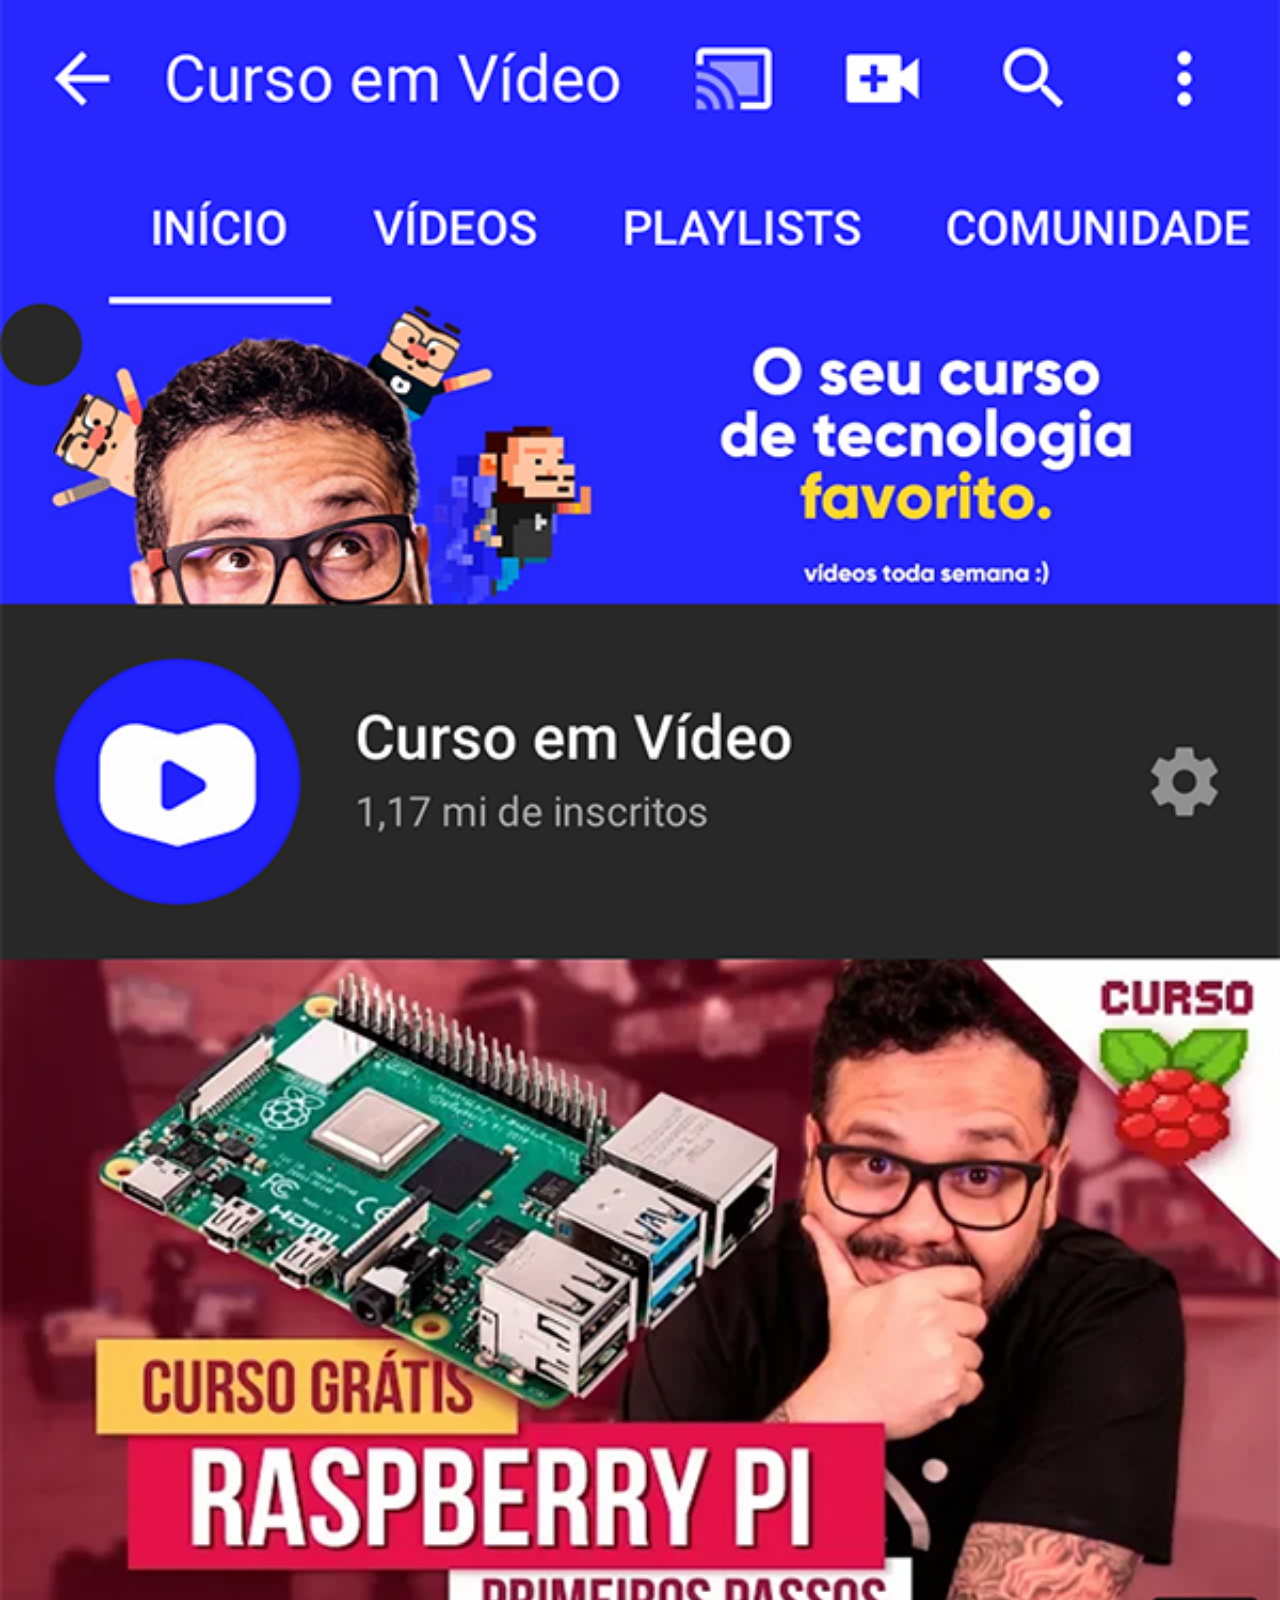
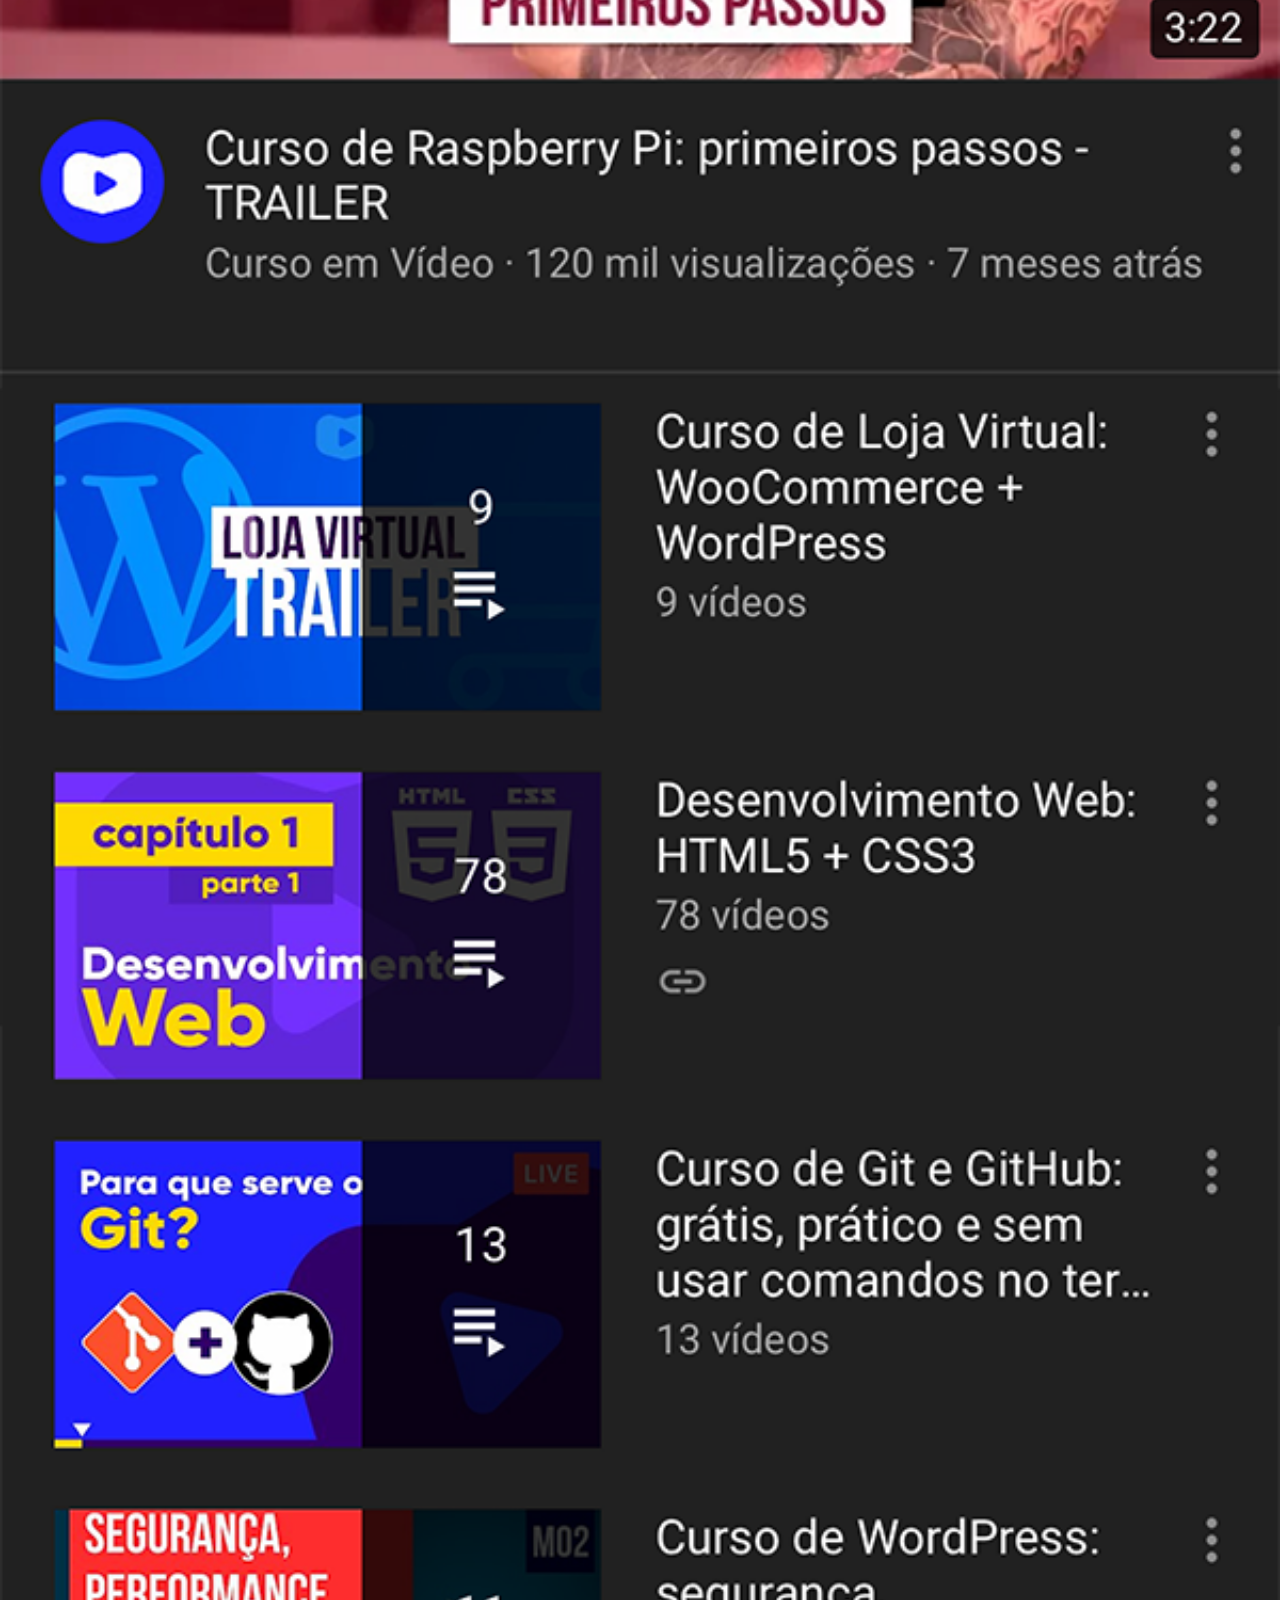
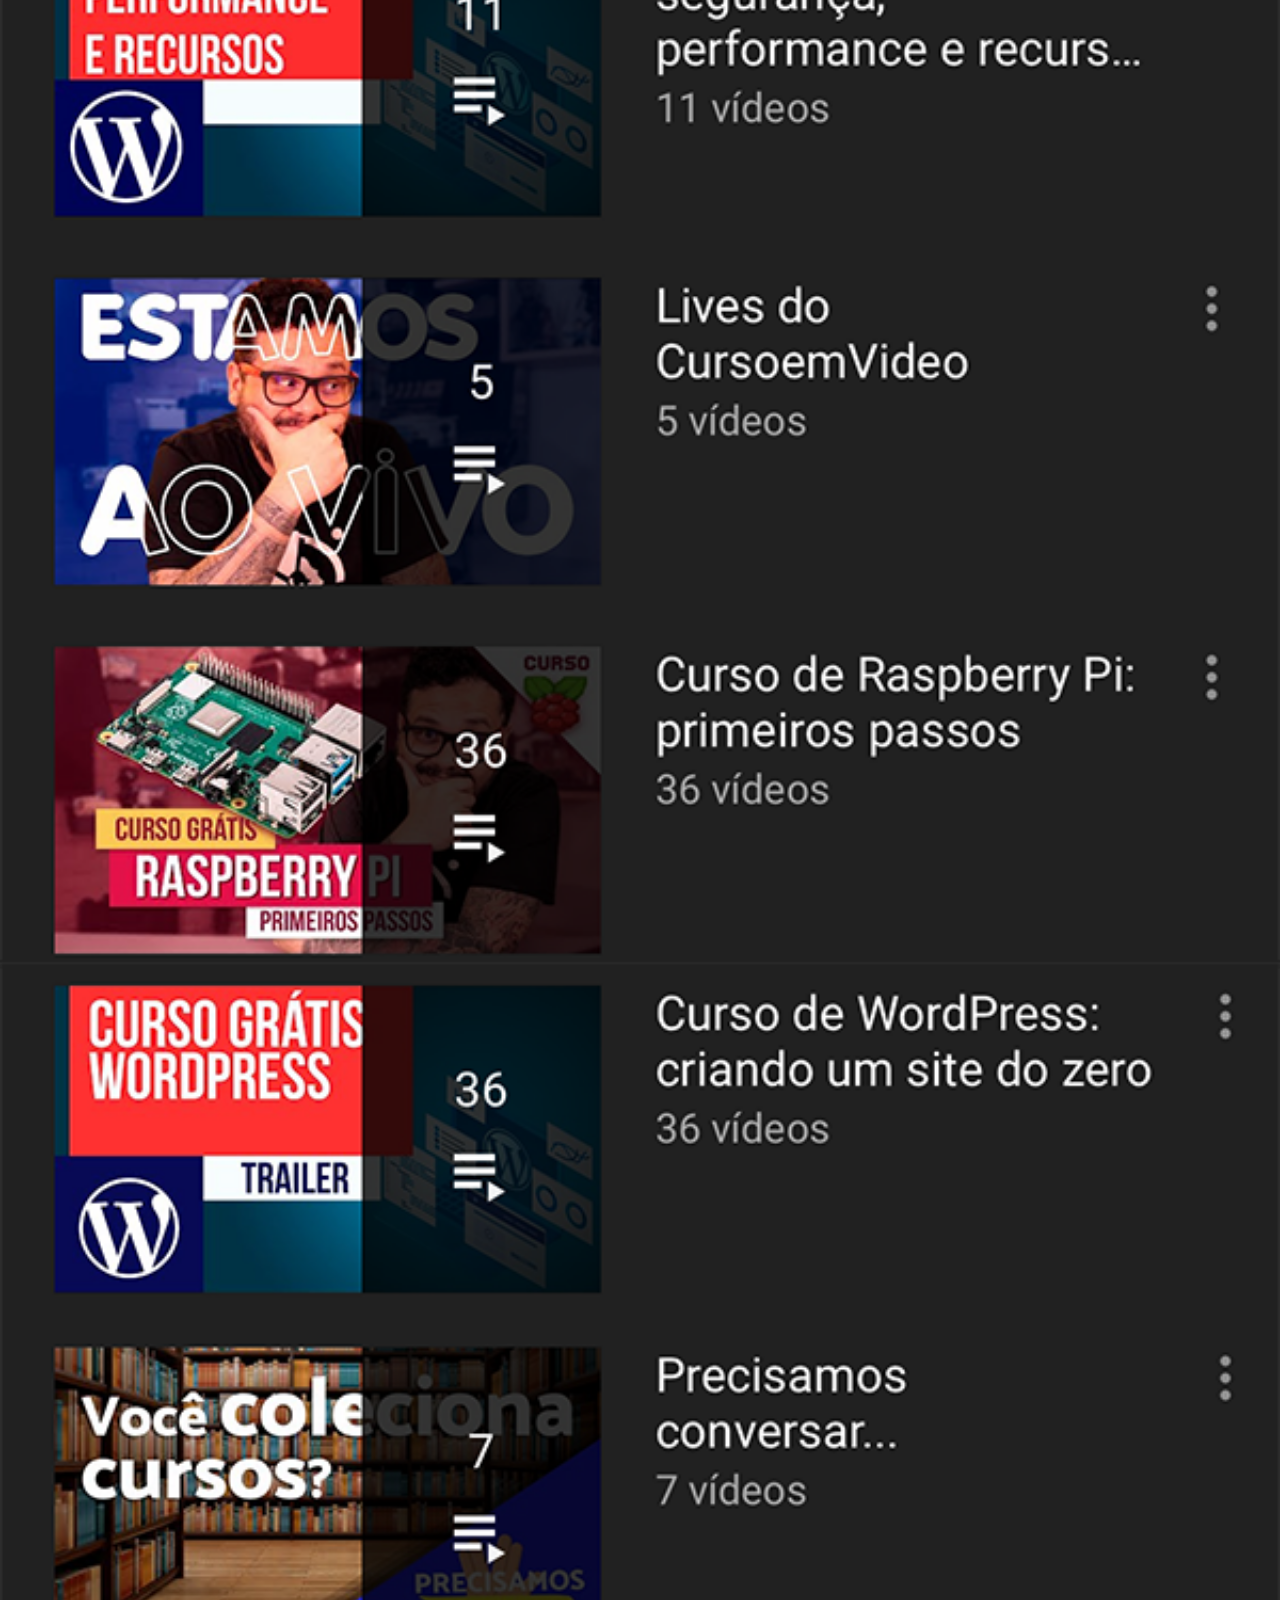
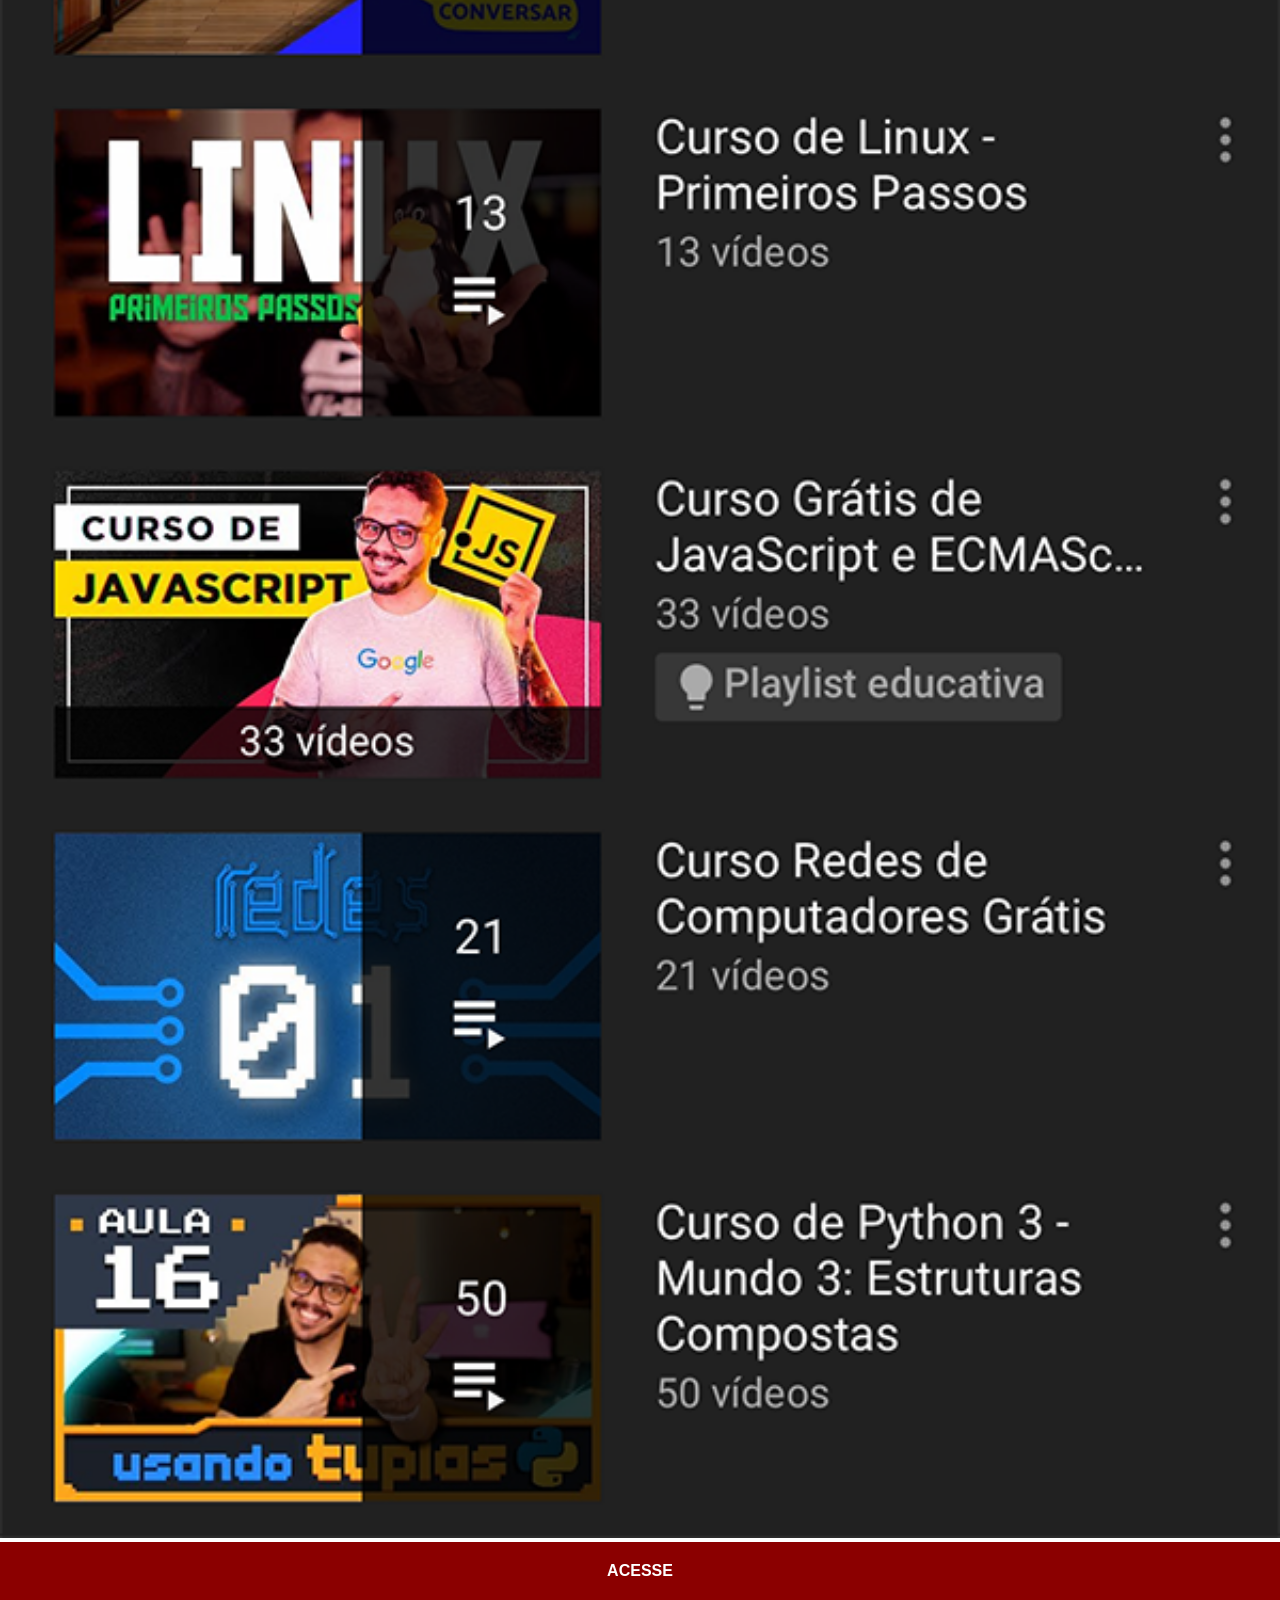
<file: youtube.html>
<!DOCTYPE html>
<html lang="pt-br">

<head>
    <meta charset="UTF-8">
    <meta name="viewport" content="width=device-width, initial-scale=1.0">
    <title>Document</title>
    <link rel="stylesheet" href="estilos/social.css">
 
</head>

<body>
    <img src="pacote-d013/imagens/tela-youtube.png" alt="YouTube">
    <a href="https://www.youtube.com/watch?v=ofFgnDtn_1c&list=PLHz_AreHm4dmcAviDwiGgHbeEJToxbOpZ" target="_blank">ACESSE</a>
</body>
</html>
</file>
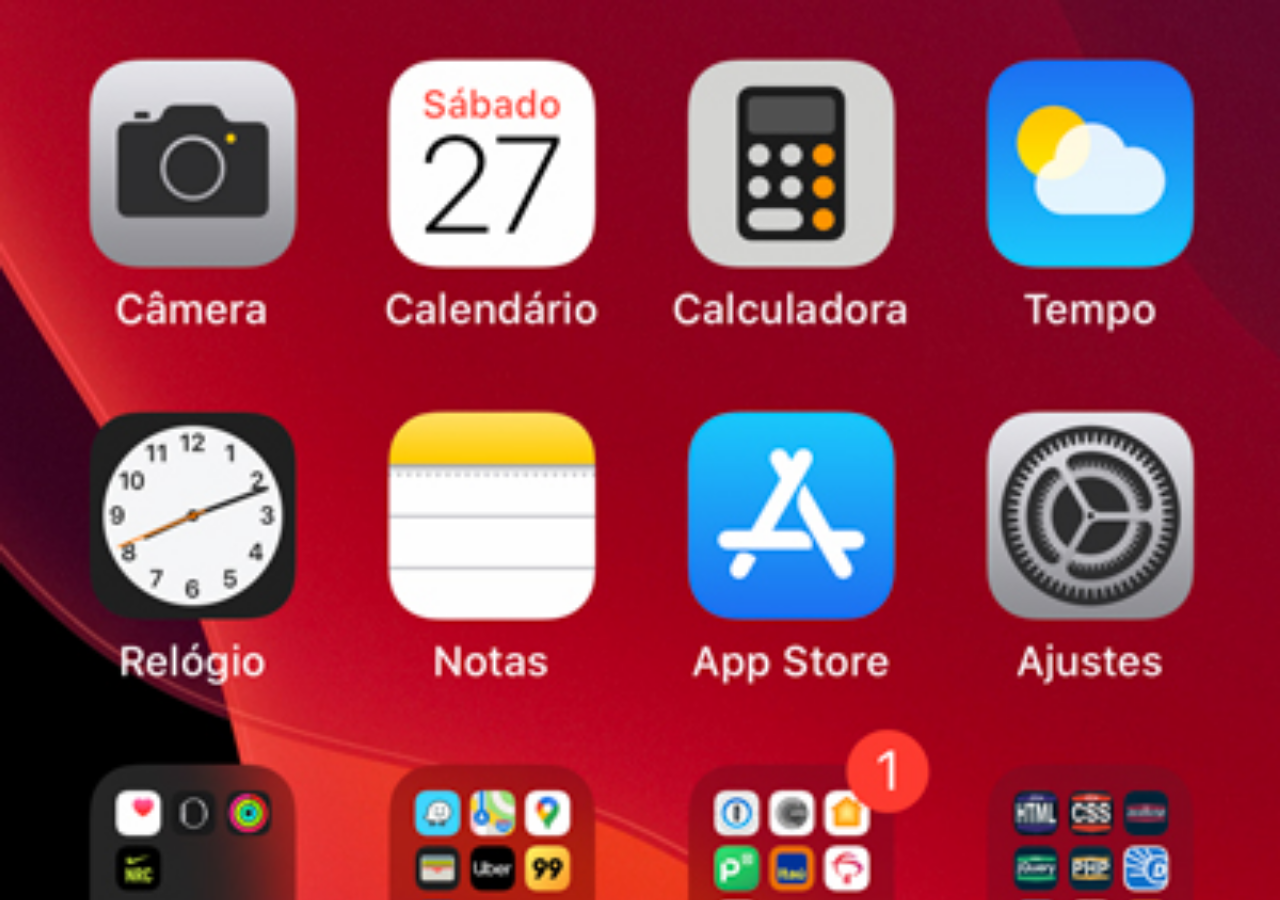
<file: estilos/home.html>
<!DOCTYPE html>
<html lang="pt-br">
<head>
    <meta charset="UTF-8">
    <meta name="viewport" content="width=device-width, initial-scale=1.0">
    <title>Home</title>
</head>
<style>
    *{
        margin: 0px;
        padding: 0px;
    }

    body {
        width: 100vw;
        height: 100vh;
        background:black url('../pacote-d013/imagens/tela-home.jpg') no-repeat top center;
        background-size: cover;
    }
</style>
<body>
    
</body>
</html>
</file>
<file: estilos/style.css>
@charset "UTF-8";


* {
    margin: 0px;
    padding: 0px;
    font-family: Arial, Helvetica, sans-serif;
}

html,
body {
    height: 100vh;
    width: 100vh;
  
}

body{
    background: url(../pacote-d013/imagens/fundo-madeira.jpg ) no-repeat top center;
    background-size: cover;
    background-attachment: fixed;
}

main {
    height: 100vh;
    position: relative;
}

section#telefone {
    position: absolute;
    top: 50%;
    left: 50%;
    transform: translate(-50%, -50%);
    height: 627px;
    width: 311px;
    background: url(../pacote-d013/imagens/frame-iphone.png) no-repeat;
}

iframe#tela{
    position: relative;
    top: 80px;
    left: 22px;
    width: 267px;
    height: 471px;
}

section#redes-sociais{
    text-align: right;
}

section#redes-sociais img{
    width: 50px;
    margin: 10px;
    border-radius: 50%;
    box-shadow: 2px 2px 5px rgba(0, 0, 0, 0.400);
    box-sizing: border-box;
}

section#redes-sociais img:hover{
    border: 2px solid rgba(255, 255, 255, 0.603);
    transform: translate(-3px, -3px);
    box-shadow: 5px 5px 10px rgba(0, 0, 0, 0.623);
    transition: transform .4s, border 1.5s;
    
}
</file>
<file: estilos/social.css>
@charset "UTF-8";


* {
    margin: 0;
    padding: 0;
    font-family: Arial, Helvetica, sans-serif;
}

::-webkit-scrollbar {
    width: 0px;
    height: 0px;
}

img {
    width: 100vw;
}

a {
    display: block;
    background-color: darkred;
    color: white;
    padding: 20px;
    text-align: center;
    font-weight: bolder;
    text-decoration: none;
}

a:hover{
    background-color: red ;
}
</file>
